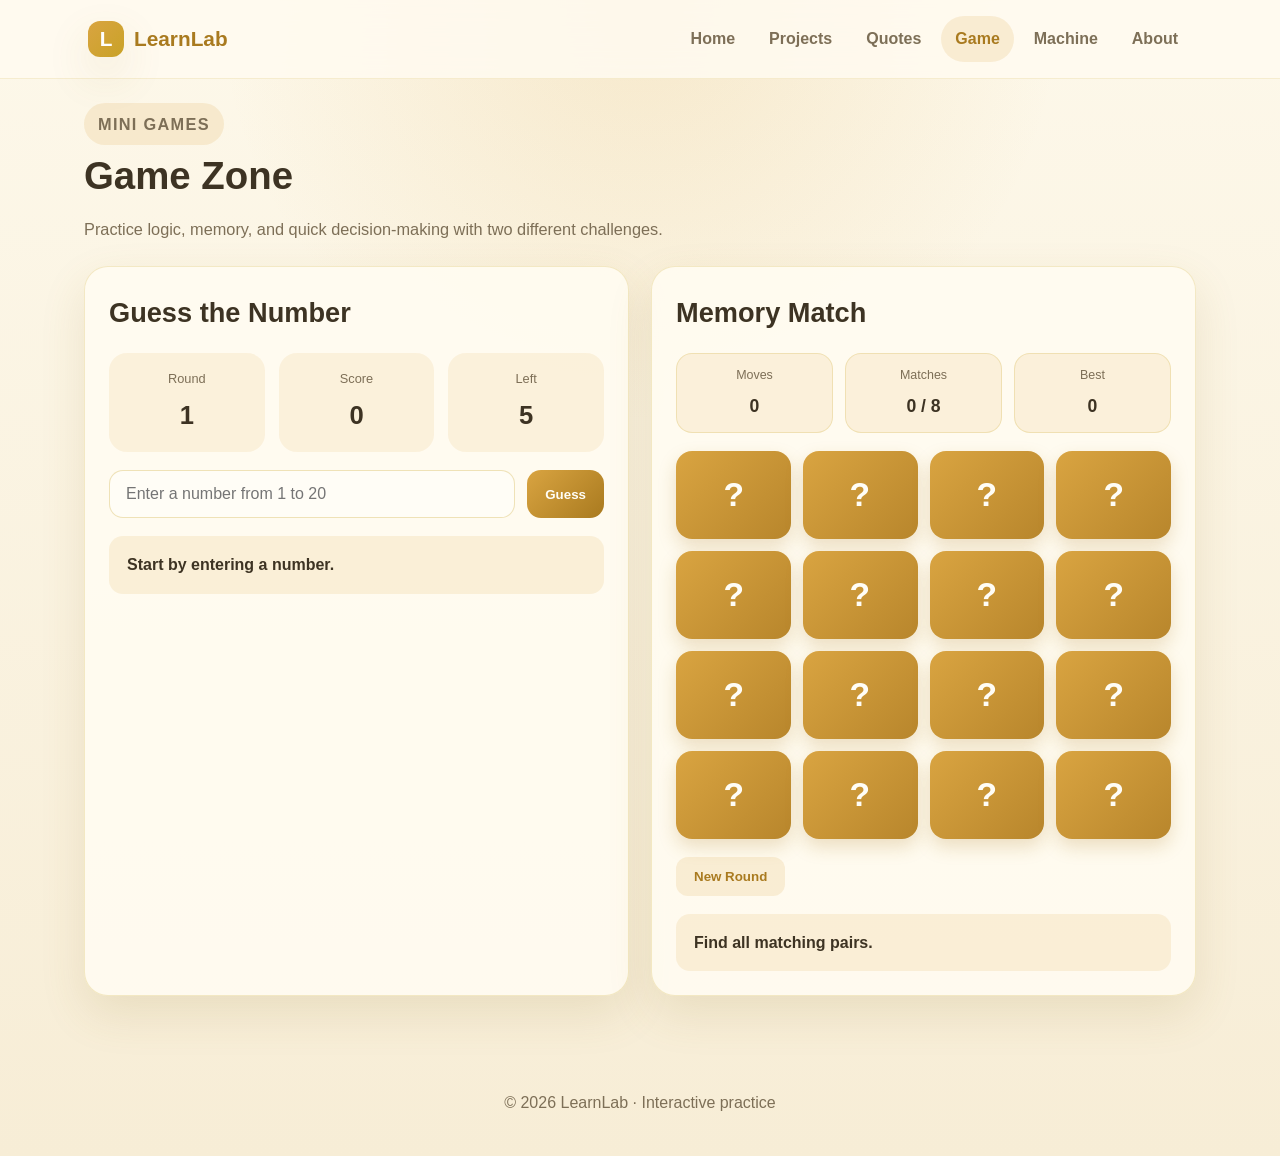
<file: game.html>
<!DOCTYPE html>
<html lang="en">
  <head>
    <meta charset="UTF-8" />
    <meta name="viewport" content="width=device-width, initial-scale=1.0" />
    <title>Mini Games | LearnLab</title>
    <link rel="icon" href="favicon.svg" type="image/svg+xml" />
    <link rel="icon" href="favicon-32x32.png" sizes="32x32" type="image/png" />
    <link rel="apple-touch-icon" href="apple-touch-icon.png" />
    <link rel="manifest" href="site.webmanifest" />
    <meta name="theme-color" content="#d9a441" />
    <link rel="stylesheet" href="styles.css" />
  </head>
  <body>
    <header id="site-header"></header>

    <main class="page-shell game-page">
      <div class="game-header">
        <p class="eyebrow">Mini Games</p>
        <h1>Game Zone</h1>
        <p>Practice logic, memory, and quick decision-making with two different challenges.</p>
      </div>

      <div class="game-layout">
        <section class="game-card guess-game">
          <h2>Guess the Number</h2>

          <div class="game-scoreboard">
            <div class="score-box">
              <span>Round</span>
              <strong id="round">1</strong>
            </div>
            <div class="score-box">
              <span>Score</span>
              <strong id="score">0</strong>
            </div>
            <div class="score-box">
              <span>Left</span>
              <strong id="attempts">5</strong>
            </div>
          </div>

          <form id="guess-form" class="guess-form">
            <input
              type="number"
              id="guess-input"
              min="1"
              max="20"
              placeholder="Enter a number from 1 to 20"
              required
            />
            <button type="submit">Guess</button>
          </form>

          <div id="guess-status" class="game-status">Start by entering a number.</div>
        </section>

        <section class="game-card memory-game">
          <h2>Memory Match</h2>

          <div class="memory-controls">
            <div class="memory-stat">
              <span>Moves</span>
              <strong id="memory-moves">0</strong>
            </div>
            <div class="memory-stat">
              <span>Matches</span>
              <strong id="memory-matches">0 / 8</strong>
            </div>
            <div class="memory-stat">
              <span>Best</span>
              <strong id="memory-best">0</strong>
            </div>
          </div>

          <div id="memory-board" class="memory-board" aria-label="Memory match board"></div>

          <div class="memory-actions">
            <button id="memory-reset" class="secondary-button" type="button">New Round</button>
          </div>

          <div id="memory-status" class="game-status">Find all matching pairs.</div>
        </section>
      </div>
    </main>

    <footer class="site-footer">
      © 2026 LearnLab · Interactive practice
    </footer>

    <script src="nav.js"></script>
    <script>
      // ------------------------------
      // Guess the Number game
      // ------------------------------
      const guessForm = document.getElementById("guess-form");
      const guessInput = document.getElementById("guess-input");
      const guessStatus = document.getElementById("guess-status");
      const attemptsEl = document.getElementById("attempts");
      const scoreEl = document.getElementById("score");
      const roundEl = document.getElementById("round");

      let secretNumber = Math.floor(Math.random() * 20) + 1;
      let attemptsLeft = 5;
      let score = 0;
      let round = 1;

      function updateGuessStats() {
        attemptsEl.textContent = attemptsLeft;
        scoreEl.textContent = score;
        roundEl.textContent = round;
      }

      function resetGuessRound() {
        secretNumber = Math.floor(Math.random() * 20) + 1;
        attemptsLeft = 5;
        guessInput.value = "";
        guessInput.focus();
        updateGuessStats();
        guessStatus.textContent = "A new round has started. Enter a number to continue.";
        guessStatus.classList.remove("error");
      }

      guessForm.addEventListener("submit", (event) => {
        event.preventDefault();

        if (attemptsLeft <= 0) {
          guessStatus.textContent = "This round is over. Please start a new one.";
          guessStatus.classList.add("error");
          return;
        }

        const guess = Number(guessInput.value);

        if (!Number.isInteger(guess) || guess < 1 || guess > 20) {
          guessStatus.textContent = "Please enter an integer between 1 and 20.";
          guessStatus.classList.add("error");
          return;
        }

        attemptsLeft -= 1;
        updateGuessStats();

        if (guess === secretNumber) {
          score += 10;
          guessStatus.textContent = `Correct! The answer was ${secretNumber}. You won this round.`;
          guessStatus.classList.remove("error");
          updateGuessStats();

          setTimeout(() => {
            round += 1;
            resetGuessRound();
          }, 1500);
          return;
        }

        if (attemptsLeft === 0) {
          guessStatus.textContent = `Game over. The correct answer was ${secretNumber}.`;
          guessStatus.classList.add("error");
          setTimeout(() => {
            round += 1;
            resetGuessRound();
            updateGuessStats();
          }, 1500);
          return;
        }

        if (guess < secretNumber) {
          guessStatus.textContent = "Too low. Try again.";
        } else {
          guessStatus.textContent = "Too high. Try again.";
        }

        guessStatus.classList.remove("error");
        guessInput.value = "";
        guessInput.focus();
      });

      updateGuessStats();

      // ------------------------------
      // Memory Match game
      // ------------------------------
      const memoryBoard = document.getElementById("memory-board");
      const memoryMovesEl = document.getElementById("memory-moves");
      const memoryMatchesEl = document.getElementById("memory-matches");
      const memoryBestEl = document.getElementById("memory-best");
      const memoryStatus = document.getElementById("memory-status");
      const memoryResetButton = document.getElementById("memory-reset");

      const baseSymbols = ["🎯", "🚀", "🌟", "💡", "🎨", "📚", "✅", "🔥"];
      let memoryDeck = [];
      let memoryFlipped = [];
      let memoryLocked = false;
      let memoryMoves = 0;
      let memoryMatches = 0;
      let memoryBest = Number(localStorage.getItem("learnlab-memory-best")) || 0;

      function shuffle(items) {
        const copy = [...items];
        for (let i = copy.length - 1; i > 0; i--) {
          const j = Math.floor(Math.random() * (i + 1));
          [copy[i], copy[j]] = [copy[j], copy[i]];
        }
        return copy;
      }

      function updateMemoryStats() {
        memoryMovesEl.textContent = memoryMoves;
        memoryMatchesEl.textContent = `${memoryMatches} / ${baseSymbols.length}`;
        memoryBestEl.textContent = memoryBest;
      }

      function buildMemoryBoard() {
        const symbols = shuffle([...baseSymbols, ...baseSymbols]);
        memoryDeck = symbols.map((emoji, index) => ({
          id: index,
          emoji,
          matched: false,
          revealed: false
        }));
        memoryFlipped = [];
        memoryLocked = false;
        memoryMoves = 0;
        memoryMatches = 0;
        memoryStatus.textContent = "Find all matching pairs.";
        memoryStatus.classList.remove("error");
        renderMemoryBoard();
        updateMemoryStats();
      }

      function renderMemoryBoard() {
        memoryBoard.innerHTML = memoryDeck
          .map(
            (card, index) => `
              <button
                class="memory-card ${card.revealed || card.matched ? "is-visible" : ""} ${card.matched ? "is-matched" : ""}"
                type="button"
                data-index="${index}"
                aria-label="Memory card ${index + 1}"
              >
                <span class="memory-card-inner">${card.revealed || card.matched ? card.emoji : "?"}</span>
              </button>
            `
          )
          .join("");

        memoryBoard.querySelectorAll(".memory-card").forEach((button) => {
          button.addEventListener("click", () => {
            const index = Number(button.dataset.index);
            handleMemoryClick(index);
          });
        });
      }

      function handleMemoryClick(index) {
        const card = memoryDeck[index];

        if (memoryLocked || card.matched || card.revealed) return;
        card.revealed = true;
        memoryFlipped.push(index);

        renderMemoryBoard();

        if (memoryFlipped.length === 2) {
          memoryMoves += 1;
          updateMemoryStats();

          const [firstIndex, secondIndex] = memoryFlipped;
          const firstCard = memoryDeck[firstIndex];
          const secondCard = memoryDeck[secondIndex];

          if (firstCard.emoji === secondCard.emoji) {
            firstCard.matched = true;
            secondCard.matched = true;
            memoryMatches += 1;
            memoryFlipped = [];
            memoryStatus.textContent = "Nice match!";
            updateMemoryStats();

            if (memoryMatches === baseSymbols.length) {
              memoryBest = Math.min(memoryBest === 0 ? memoryMoves : memoryBest, memoryMoves);
              localStorage.setItem("learnlab-memory-best", String(memoryBest));
              updateMemoryStats();
              memoryStatus.textContent = `You won! Total moves: ${memoryMoves}.`;
              memoryStatus.classList.remove("error");
            }
            renderMemoryBoard();
            return;
          }

          memoryLocked = true;
          memoryStatus.textContent = "Not a match, try again.";
          memoryStatus.classList.add("error");

          setTimeout(() => {
            firstCard.revealed = false;
            secondCard.revealed = false;
            memoryFlipped = [];
            memoryLocked = false;
            renderMemoryBoard();
            memoryStatus.textContent = "Keep going!";
            memoryStatus.classList.remove("error");
          }, 700);
        }
      }

      memoryResetButton.addEventListener("click", () => {
        buildMemoryBoard();
      });

      buildMemoryBoard();
    </script>
  </body>
</html>
</file>
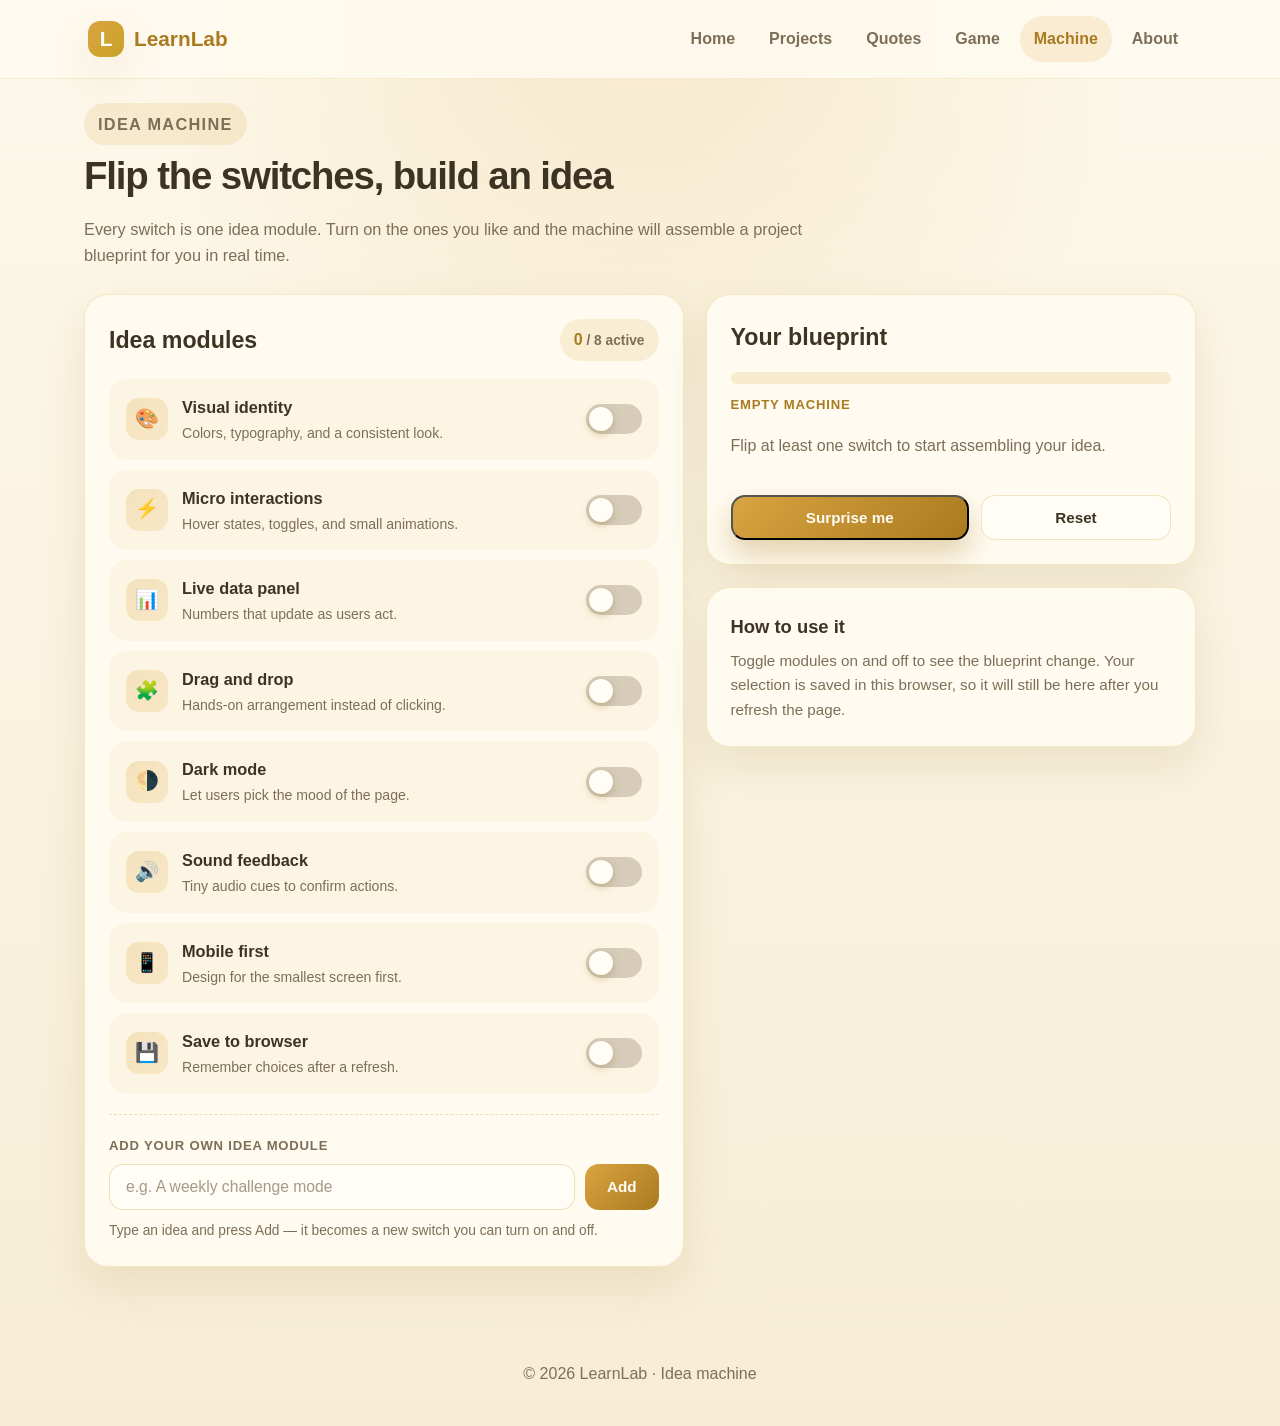
<file: machine.html>
<!DOCTYPE html>
<html lang="en">
  <head>
    <meta charset="UTF-8" />
    <meta name="viewport" content="width=device-width, initial-scale=1.0" />
    <title>Idea Machine | LearnLab</title>
    <link rel="icon" href="favicon.svg" type="image/svg+xml" />
    <link rel="icon" href="favicon-32x32.png" sizes="32x32" type="image/png" />
    <link rel="apple-touch-icon" href="apple-touch-icon.png" />
    <link rel="manifest" href="site.webmanifest" />
    <meta name="theme-color" content="#d9a441" />
    <link rel="stylesheet" href="styles.css" />
  </head>
  <body>
    <header id="site-header"></header>

    <main class="page-shell machine-page">
      <div class="machine-header">
        <p class="eyebrow">Idea machine</p>
        <h1>Flip the switches, build an idea</h1>
        <p>
          Every switch is one idea module. Turn on the ones you like and the machine will assemble
          a project blueprint for you in real time.
        </p>
      </div>

      <div class="machine-layout">
        <section class="machine-card switch-panel" aria-labelledby="switch-title">
          <div class="switch-panel-head">
            <h2 id="switch-title">Idea modules</h2>
            <span class="switch-counter">
              <strong id="active-count">0</strong> / <span id="total-count">8</span> active
            </span>
          </div>

          <div class="switch-list" id="switch-list">
            <div class="switch-row">
              <div class="switch-copy">
                <span class="switch-icon">🎨</span>
                <div>
                  <h3>Visual identity</h3>
                  <p>Colors, typography, and a consistent look.</p>
                </div>
              </div>
              <label class="switch" for="idea-visual">
                <input type="checkbox" id="idea-visual" data-idea="A bold visual identity" />
                <span class="switch-track"><span class="switch-thumb"></span></span>
                <span class="visually-hidden">Toggle visual identity</span>
              </label>
            </div>

            <div class="switch-row">
              <div class="switch-copy">
                <span class="switch-icon">⚡</span>
                <div>
                  <h3>Micro interactions</h3>
                  <p>Hover states, toggles, and small animations.</p>
                </div>
              </div>
              <label class="switch" for="idea-motion">
                <input type="checkbox" id="idea-motion" data-idea="Playful micro interactions" />
                <span class="switch-track"><span class="switch-thumb"></span></span>
                <span class="visually-hidden">Toggle micro interactions</span>
              </label>
            </div>

            <div class="switch-row">
              <div class="switch-copy">
                <span class="switch-icon">📊</span>
                <div>
                  <h3>Live data panel</h3>
                  <p>Numbers that update as users act.</p>
                </div>
              </div>
              <label class="switch" for="idea-data">
                <input type="checkbox" id="idea-data" data-idea="A live data panel" />
                <span class="switch-track"><span class="switch-thumb"></span></span>
                <span class="visually-hidden">Toggle live data panel</span>
              </label>
            </div>

            <div class="switch-row">
              <div class="switch-copy">
                <span class="switch-icon">🧩</span>
                <div>
                  <h3>Drag and drop</h3>
                  <p>Hands-on arrangement instead of clicking.</p>
                </div>
              </div>
              <label class="switch" for="idea-drag">
                <input type="checkbox" id="idea-drag" data-idea="Drag and drop editing" />
                <span class="switch-track"><span class="switch-thumb"></span></span>
                <span class="visually-hidden">Toggle drag and drop</span>
              </label>
            </div>

            <div class="switch-row">
              <div class="switch-copy">
                <span class="switch-icon">🌗</span>
                <div>
                  <h3>Dark mode</h3>
                  <p>Let users pick the mood of the page.</p>
                </div>
              </div>
              <label class="switch" for="idea-dark">
                <input type="checkbox" id="idea-dark" data-idea="A dark mode" />
                <span class="switch-track"><span class="switch-thumb"></span></span>
                <span class="visually-hidden">Toggle dark mode</span>
              </label>
            </div>

            <div class="switch-row">
              <div class="switch-copy">
                <span class="switch-icon">🔊</span>
                <div>
                  <h3>Sound feedback</h3>
                  <p>Tiny audio cues to confirm actions.</p>
                </div>
              </div>
              <label class="switch" for="idea-sound">
                <input type="checkbox" id="idea-sound" data-idea="Sound feedback" />
                <span class="switch-track"><span class="switch-thumb"></span></span>
                <span class="visually-hidden">Toggle sound feedback</span>
              </label>
            </div>

            <div class="switch-row">
              <div class="switch-copy">
                <span class="switch-icon">📱</span>
                <div>
                  <h3>Mobile first</h3>
                  <p>Design for the smallest screen first.</p>
                </div>
              </div>
              <label class="switch" for="idea-mobile">
                <input type="checkbox" id="idea-mobile" data-idea="A mobile-first layout" />
                <span class="switch-track"><span class="switch-thumb"></span></span>
                <span class="visually-hidden">Toggle mobile first</span>
              </label>
            </div>

            <div class="switch-row">
              <div class="switch-copy">
                <span class="switch-icon">💾</span>
                <div>
                  <h3>Save to browser</h3>
                  <p>Remember choices after a refresh.</p>
                </div>
              </div>
              <label class="switch" for="idea-save">
                <input type="checkbox" id="idea-save" data-idea="Local browser saving" />
                <span class="switch-track"><span class="switch-thumb"></span></span>
                <span class="visually-hidden">Toggle save to browser</span>
              </label>
            </div>
          </div>

          <form class="idea-form" id="idea-form">
            <label class="idea-form-label" for="idea-input">Add your own idea module</label>
            <div class="idea-form-row">
              <input
                id="idea-input"
                name="idea"
                type="text"
                maxlength="60"
                placeholder="e.g. A weekly challenge mode"
                autocomplete="off"
              />
              <button type="submit">Add</button>
            </div>
            <p class="idea-form-hint" id="idea-hint">
              Type an idea and press Add — it becomes a new switch you can turn on and off.
            </p>
          </form>
        </section>

        <aside class="machine-side">
          <section class="machine-card blueprint-card">
            <h2>Your blueprint</h2>

            <div class="blueprint-meter">
              <div class="blueprint-bar">
                <span id="blueprint-fill"></span>
              </div>
              <span class="blueprint-label" id="blueprint-label">Empty machine</span>
            </div>

            <p class="blueprint-text" id="blueprint-text">
              Flip at least one switch to start assembling your idea.
            </p>

            <ul class="blueprint-list" id="blueprint-list"></ul>

            <div class="blueprint-actions">
              <button class="button primary" type="button" id="randomize">Surprise me</button>
              <button class="button secondary" type="button" id="reset-ideas">Reset</button>
            </div>
          </section>

          <section class="machine-card tip-card">
            <h3>How to use it</h3>
            <p>
              Toggle modules on and off to see the blueprint change. Your selection is saved in this
              browser, so it will still be here after you refresh the page.
            </p>
          </section>
        </aside>
      </div>
    </main>

    <footer class="site-footer">
      © 2026 LearnLab · Idea machine
    </footer>

    <script src="nav.js"></script>
    <script>
      const STORAGE_KEY = "learnlab-idea-machine";
      const CUSTOM_KEY = "learnlab-idea-machine-custom";

      const listContainer = document.getElementById("switch-list");
      const countEl = document.getElementById("active-count");
      const totalEl = document.getElementById("total-count");
      const fillEl = document.getElementById("blueprint-fill");
      const labelEl = document.getElementById("blueprint-label");
      const textEl = document.getElementById("blueprint-text");
      const listEl = document.getElementById("blueprint-list");
      const randomizeBtn = document.getElementById("randomize");
      const resetBtn = document.getElementById("reset-ideas");
      const ideaForm = document.getElementById("idea-form");
      const ideaInput = document.getElementById("idea-input");
      const ideaHint = document.getElementById("idea-hint");

      const levels = [
        { max: 0, label: "Empty machine" },
        { max: 2, label: "Spark" },
        { max: 4, label: "Prototype" },
        { max: 6, label: "Product" },
        { max: 8, label: "Signature experience" }
      ];

      function getSwitches() {
        return Array.from(listContainer.querySelectorAll("input[type='checkbox']"));
      }

      function readJSON(key, fallback) {
        try {
          const raw = localStorage.getItem(key);
          return raw ? JSON.parse(raw) : fallback;
        } catch (error) {
          return fallback;
        }
      }

      function writeJSON(key, value) {
        try {
          localStorage.setItem(key, JSON.stringify(value));
        } catch (error) {
          /* storage may be blocked in some browsers */
        }
      }

      function saveState() {
        const active = getSwitches()
          .filter((item) => item.checked)
          .map((item) => item.id);
        writeJSON(STORAGE_KEY, active);
      }

      function render() {
        const switches = getSwitches();
        const active = switches.filter((item) => item.checked);
        const total = switches.length || 1;

        countEl.textContent = active.length;
        totalEl.textContent = switches.length;
        fillEl.style.width = `${(active.length / total) * 100}%`;

        const level = levels.find((item) => active.length <= item.max) || levels[levels.length - 1];
        labelEl.textContent = level.label;

        listEl.innerHTML = "";
        active.forEach((item) => {
          const li = document.createElement("li");
          li.textContent = item.dataset.idea;
          listEl.appendChild(li);
        });

        if (active.length === 0) {
          textEl.textContent = "Flip at least one switch to start assembling your idea.";
        } else if (active.length <= 2) {
          textEl.textContent =
            "This is a small, focused idea. Pick two or three more modules if you want more depth.";
        } else if (active.length <= 5) {
          textEl.textContent =
            "Nice balance. This blueprint already feels like a shippable prototype you can build in a weekend.";
        } else {
          textEl.textContent =
            "Ambitious. Consider building it in phases so each module can be tested and polished.";
        }
      }

      function bindSwitch(input) {
        input.addEventListener("change", () => {
          saveState();
          render();
        });
      }

      function createCustomRow(text, id) {
        const row = document.createElement("div");
        row.className = "switch-row is-custom";
        row.dataset.customId = id;

        const copy = document.createElement("div");
        copy.className = "switch-copy";

        const icon = document.createElement("span");
        icon.className = "switch-icon";
        icon.textContent = "💡";

        const textWrap = document.createElement("div");
        const title = document.createElement("h3");
        title.textContent = text;
        const desc = document.createElement("p");
        desc.textContent = "Your own idea module.";
        textWrap.append(title, desc);
        copy.append(icon, textWrap);

        const label = document.createElement("label");
        label.className = "switch";
        label.setAttribute("for", id);

        const input = document.createElement("input");
        input.type = "checkbox";
        input.id = id;
        input.dataset.idea = text;
        input.dataset.custom = "true";

        const track = document.createElement("span");
        track.className = "switch-track";
        const thumb = document.createElement("span");
        thumb.className = "switch-thumb";
        track.appendChild(thumb);

        const hidden = document.createElement("span");
        hidden.className = "visually-hidden";
        hidden.textContent = `Toggle ${text}`;

        label.append(input, track, hidden);

        const removeBtn = document.createElement("button");
        removeBtn.type = "button";
        removeBtn.className = "switch-remove";
        removeBtn.setAttribute("aria-label", `Remove ${text}`);
        removeBtn.textContent = "×";
        removeBtn.addEventListener("click", () => {
          row.remove();
          saveCustomIdeas();
          saveState();
          render();
        });

        row.append(copy, label, removeBtn);
        bindSwitch(input);
        return row;
      }

      function saveCustomIdeas() {
        const custom = Array.from(listContainer.querySelectorAll(".switch-row.is-custom")).map(
          (row) => ({
            id: row.dataset.customId,
            text: row.querySelector("input").dataset.idea
          })
        );
        writeJSON(CUSTOM_KEY, custom);
      }

      function addCustomIdea(text) {
        const clean = text.trim().replace(/\s+/g, " ");
        if (!clean) {
          ideaHint.textContent = "Please type an idea first.";
          ideaHint.classList.add("is-error");
          return;
        }

        const exists = getSwitches().some(
          (item) => item.dataset.idea.toLowerCase() === clean.toLowerCase()
        );
        if (exists) {
          ideaHint.textContent = "That idea is already in the list.";
          ideaHint.classList.add("is-error");
          return;
        }

        const id = `idea-custom-${Date.now()}`;
        const row = createCustomRow(clean, id);
        listContainer.appendChild(row);

        const input = row.querySelector("input");
        input.checked = true;

        ideaHint.textContent = `Added "${clean}". It is switched on already.`;
        ideaHint.classList.remove("is-error");
        ideaHint.classList.add("is-success");

        saveCustomIdeas();
        saveState();
        render();
      }

      // Restore custom ideas first, then saved switch states
      readJSON(CUSTOM_KEY, []).forEach((item) => {
        if (!item || !item.text) return;
        listContainer.appendChild(createCustomRow(item.text, item.id));
      });

      const saved = readJSON(STORAGE_KEY, []);
      getSwitches().forEach((item) => {
        if (saved.includes(item.id)) item.checked = true;
        bindSwitch(item);
      });

      ideaForm.addEventListener("submit", (event) => {
        event.preventDefault();
        addCustomIdea(ideaInput.value);
        ideaInput.value = "";
        ideaInput.focus();
      });

      randomizeBtn.addEventListener("click", () => {
        const switches = getSwitches();
        switches.forEach((item) => {
          item.checked = Math.random() > 0.5;
        });
        if (!switches.some((item) => item.checked)) {
          switches[Math.floor(Math.random() * switches.length)].checked = true;
        }
        saveState();
        render();
      });

      resetBtn.addEventListener("click", () => {
        getSwitches().forEach((item) => {
          item.checked = false;
        });
        saveState();
        render();
      });

      render();
    </script>
  </body>
</html>
</file>
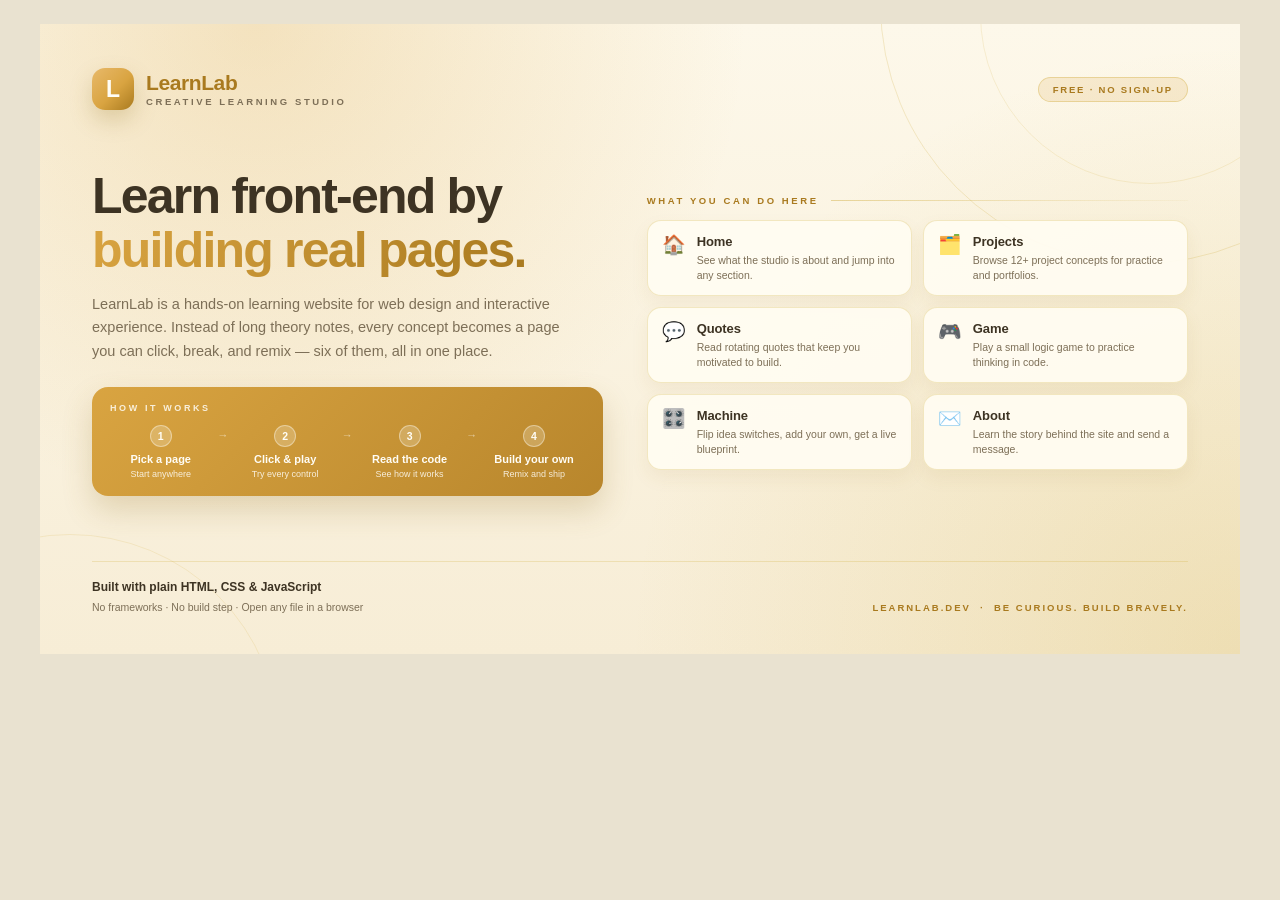
<file: poster-1200x630.html>
<!DOCTYPE html>
<html lang="en">
  <head>
    <meta charset="UTF-8" />
    <meta name="viewport" content="width=device-width, initial-scale=1.0" />
    <title>LearnLab Poster</title>
    <style>
      @page {
        size: 1200px 630px;
        margin: 0;
      }

      * {
        box-sizing: border-box;
        margin: 0;
        padding: 0;
      }

      body {
        font-family: "Segoe UI", Tahoma, Geneva, Verdana, sans-serif;
        background: #e9e2d0;
        display: flex;
        justify-content: center;
        padding: 24px;
      }

      .poster {
        position: relative;
        width: 1200px;
        height: 630px;
        overflow: hidden;
        background:
          radial-gradient(circle at 18% 0%, rgba(217, 164, 65, 0.26), transparent 42%),
          radial-gradient(circle at 100% 100%, rgba(201, 162, 39, 0.2), transparent 45%),
          linear-gradient(180deg, #fdf8ea 0%, #f7edd6 100%);
        color: #3d3323;
        padding: 44px 52px 38px;
        display: flex;
        flex-direction: column;
      }

      .ring {
        position: absolute;
        border-radius: 50%;
        border: 1.5px solid rgba(201, 162, 39, 0.2);
        pointer-events: none;
      }
      .ring-1 {
        width: 520px;
        height: 520px;
        top: -280px;
        right: -160px;
      }
      .ring-2 {
        width: 340px;
        height: 340px;
        top: -180px;
        right: -80px;
        border-color: rgba(201, 162, 39, 0.14);
      }
      .ring-3 {
        width: 420px;
        height: 420px;
        bottom: -300px;
        left: -180px;
        border-color: rgba(201, 162, 39, 0.14);
      }

      /* ---------- header ---------- */
      .brand-row {
        display: flex;
        align-items: center;
        justify-content: space-between;
        position: relative;
        z-index: 2;
      }

      .brand-left {
        display: flex;
        align-items: center;
        gap: 12px;
      }

      .brand-mark {
        width: 42px;
        height: 42px;
        border-radius: 13px;
        display: grid;
        place-items: center;
        background: linear-gradient(135deg, #e8b96a, #d9a441 55%, #a97a1f);
        color: #fffdf6;
        font-size: 23px;
        font-weight: 800;
        box-shadow: 0 10px 22px rgba(150, 118, 40, 0.26);
      }

      .brand-name {
        font-size: 21px;
        font-weight: 800;
        letter-spacing: -0.4px;
        color: #a97a1f;
        line-height: 1.1;
      }

      .brand-sub {
        font-size: 9.5px;
        letter-spacing: 2.6px;
        text-transform: uppercase;
        color: #7d6f57;
        font-weight: 600;
        margin-top: 2px;
      }

      .badge-free {
        font-size: 9.5px;
        letter-spacing: 1.8px;
        text-transform: uppercase;
        font-weight: 700;
        color: #a97a1f;
        background: rgba(217, 164, 65, 0.16);
        border: 1px solid rgba(201, 162, 39, 0.32);
        border-radius: 999px;
        padding: 6px 14px;
      }

      /* ---------- main two-column body ---------- */
      .body {
        flex: 1;
        display: grid;
        grid-template-columns: 1fr 1.06fr;
        gap: 44px;
        align-items: center;
        position: relative;
        z-index: 2;
        padding-top: 8px;
      }

      /* left column */
      .headline h1 {
        font-size: 50px;
        line-height: 1.08;
        letter-spacing: -1.8px;
        font-weight: 800;
        color: #3d3323;
      }

      .headline h1 .accent {
        background: linear-gradient(120deg, #d9a441, #a97a1f);
        -webkit-background-clip: text;
        background-clip: text;
        color: transparent;
      }

      .headline p {
        margin-top: 16px;
        font-size: 14.5px;
        line-height: 1.62;
        color: #7d6f57;
        max-width: 470px;
      }

      .how {
        margin-top: 24px;
        background: linear-gradient(135deg, #d9a441, #b8862c);
        border-radius: 16px;
        padding: 16px 18px;
        box-shadow: 0 14px 30px rgba(150, 118, 40, 0.24);
        color: #fffdf6;
      }

      .how-title {
        font-size: 9px;
        letter-spacing: 2.6px;
        text-transform: uppercase;
        font-weight: 700;
        opacity: 0.85;
      }

      .steps {
        margin-top: 12px;
        display: flex;
        align-items: flex-start;
        gap: 6px;
      }

      .step {
        flex: 1;
        text-align: center;
      }

      .step .n {
        width: 22px;
        height: 22px;
        border-radius: 50%;
        background: rgba(255, 253, 246, 0.22);
        border: 1px solid rgba(255, 253, 246, 0.4);
        display: grid;
        place-items: center;
        margin: 0 auto 6px;
        font-size: 10.5px;
        font-weight: 800;
      }

      .step strong {
        display: block;
        font-size: 11px;
        font-weight: 700;
        line-height: 1.25;
      }

      .step span {
        display: block;
        margin-top: 2px;
        font-size: 9px;
        opacity: 0.85;
        line-height: 1.3;
      }

      .arrow {
        font-size: 11px;
        opacity: 0.55;
        padding-top: 4px;
      }

      /* right column */
      .section-label {
        display: flex;
        align-items: center;
        gap: 12px;
        margin-bottom: 14px;
      }

      .section-label span {
        font-size: 9.5px;
        letter-spacing: 2.6px;
        text-transform: uppercase;
        font-weight: 700;
        color: #a97a1f;
        white-space: nowrap;
      }

      .section-label .line {
        flex: 1;
        height: 1px;
        background: linear-gradient(90deg, rgba(201, 162, 39, 0.4), rgba(201, 162, 39, 0.05));
      }

      .pages {
        display: grid;
        grid-template-columns: repeat(2, 1fr);
        gap: 11px;
      }

      .page-card {
        background: rgba(255, 252, 242, 0.94);
        border: 1px solid rgba(201, 162, 39, 0.24);
        border-radius: 14px;
        padding: 13px 14px 12px;
        box-shadow: 0 8px 18px rgba(150, 118, 40, 0.08);
        display: flex;
        gap: 11px;
        align-items: flex-start;
      }

      .page-card .icon {
        font-size: 19px;
        line-height: 1;
        flex-shrink: 0;
        margin-top: 1px;
      }

      .page-card .txt {
        min-width: 0;
      }

      .page-card h3 {
        font-size: 13px;
        font-weight: 700;
        color: #3d3323;
        letter-spacing: -0.1px;
        line-height: 1.2;
      }

      .page-card p {
        margin-top: 3px;
        font-size: 10.5px;
        line-height: 1.45;
        color: #7d6f57;
      }

      /* ---------- footer ---------- */
      .footer {
        padding-top: 16px;
        margin-top: 14px;
        display: flex;
        align-items: flex-end;
        justify-content: space-between;
        position: relative;
        z-index: 2;
        border-top: 1px solid rgba(201, 162, 39, 0.22);
      }

      .footer-left strong {
        display: block;
        font-size: 12px;
        color: #3d3323;
        margin-bottom: 2px;
      }

      .footer-left {
        font-size: 10.5px;
        color: #7d6f57;
        line-height: 1.6;
      }

      .footer-right {
        text-align: right;
        font-size: 9.5px;
        letter-spacing: 2px;
        text-transform: uppercase;
        color: #a97a1f;
        font-weight: 700;
        line-height: 1.8;
      }
    </style>
  </head>
  <body>
    <div class="poster">
      <div class="ring ring-1"></div>
      <div class="ring ring-2"></div>
      <div class="ring ring-3"></div>

      <div class="brand-row">
        <div class="brand-left">
          <div class="brand-mark">L</div>
          <div>
            <div class="brand-name">LearnLab</div>
            <div class="brand-sub">Creative Learning Studio</div>
          </div>
        </div>
        <div class="badge-free">Free · No Sign-up</div>
      </div>

      <div class="body">
        <div class="left">
          <div class="headline">
            <h1>Learn front-end by<br /><span class="accent">building real pages.</span></h1>
            <p>
              LearnLab is a hands-on learning website for web design and interactive
              experience. Instead of long theory notes, every concept becomes a page
              you can click, break, and remix — six of them, all in one place.
            </p>
          </div>

          <div class="how">
            <div class="how-title">How it works</div>
            <div class="steps">
              <div class="step">
                <div class="n">1</div>
                <strong>Pick a page</strong>
                <span>Start anywhere</span>
              </div>
              <div class="arrow">→</div>
              <div class="step">
                <div class="n">2</div>
                <strong>Click &amp; play</strong>
                <span>Try every control</span>
              </div>
              <div class="arrow">→</div>
              <div class="step">
                <div class="n">3</div>
                <strong>Read the code</strong>
                <span>See how it works</span>
              </div>
              <div class="arrow">→</div>
              <div class="step">
                <div class="n">4</div>
                <strong>Build your own</strong>
                <span>Remix and ship</span>
              </div>
            </div>
          </div>
        </div>

        <div class="right">
          <div class="section-label">
            <span>What you can do here</span>
            <div class="line"></div>
          </div>

          <div class="pages">
            <div class="page-card">
              <div class="icon">🏠</div>
              <div class="txt">
                <h3>Home</h3>
                <p>See what the studio is about and jump into any section.</p>
              </div>
            </div>
            <div class="page-card">
              <div class="icon">🗂️</div>
              <div class="txt">
                <h3>Projects</h3>
                <p>Browse 12+ project concepts for practice and portfolios.</p>
              </div>
            </div>
            <div class="page-card">
              <div class="icon">💬</div>
              <div class="txt">
                <h3>Quotes</h3>
                <p>Read rotating quotes that keep you motivated to build.</p>
              </div>
            </div>
            <div class="page-card">
              <div class="icon">🎮</div>
              <div class="txt">
                <h3>Game</h3>
                <p>Play a small logic game to practice thinking in code.</p>
              </div>
            </div>
            <div class="page-card">
              <div class="icon">🎛️</div>
              <div class="txt">
                <h3>Machine</h3>
                <p>Flip idea switches, add your own, get a live blueprint.</p>
              </div>
            </div>
            <div class="page-card">
              <div class="icon">✉️</div>
              <div class="txt">
                <h3>About</h3>
                <p>Learn the story behind the site and send a message.</p>
              </div>
            </div>
          </div>
        </div>
      </div>

      <div class="footer">
        <div class="footer-left">
          <strong>Built with plain HTML, CSS &amp; JavaScript</strong>
          No frameworks · No build step · Open any file in a browser
        </div>
        <div class="footer-right">
          learnlab.dev &nbsp;·&nbsp; Be curious. Build bravely.
        </div>
      </div>
    </div>
  </body>
</html>
</file>
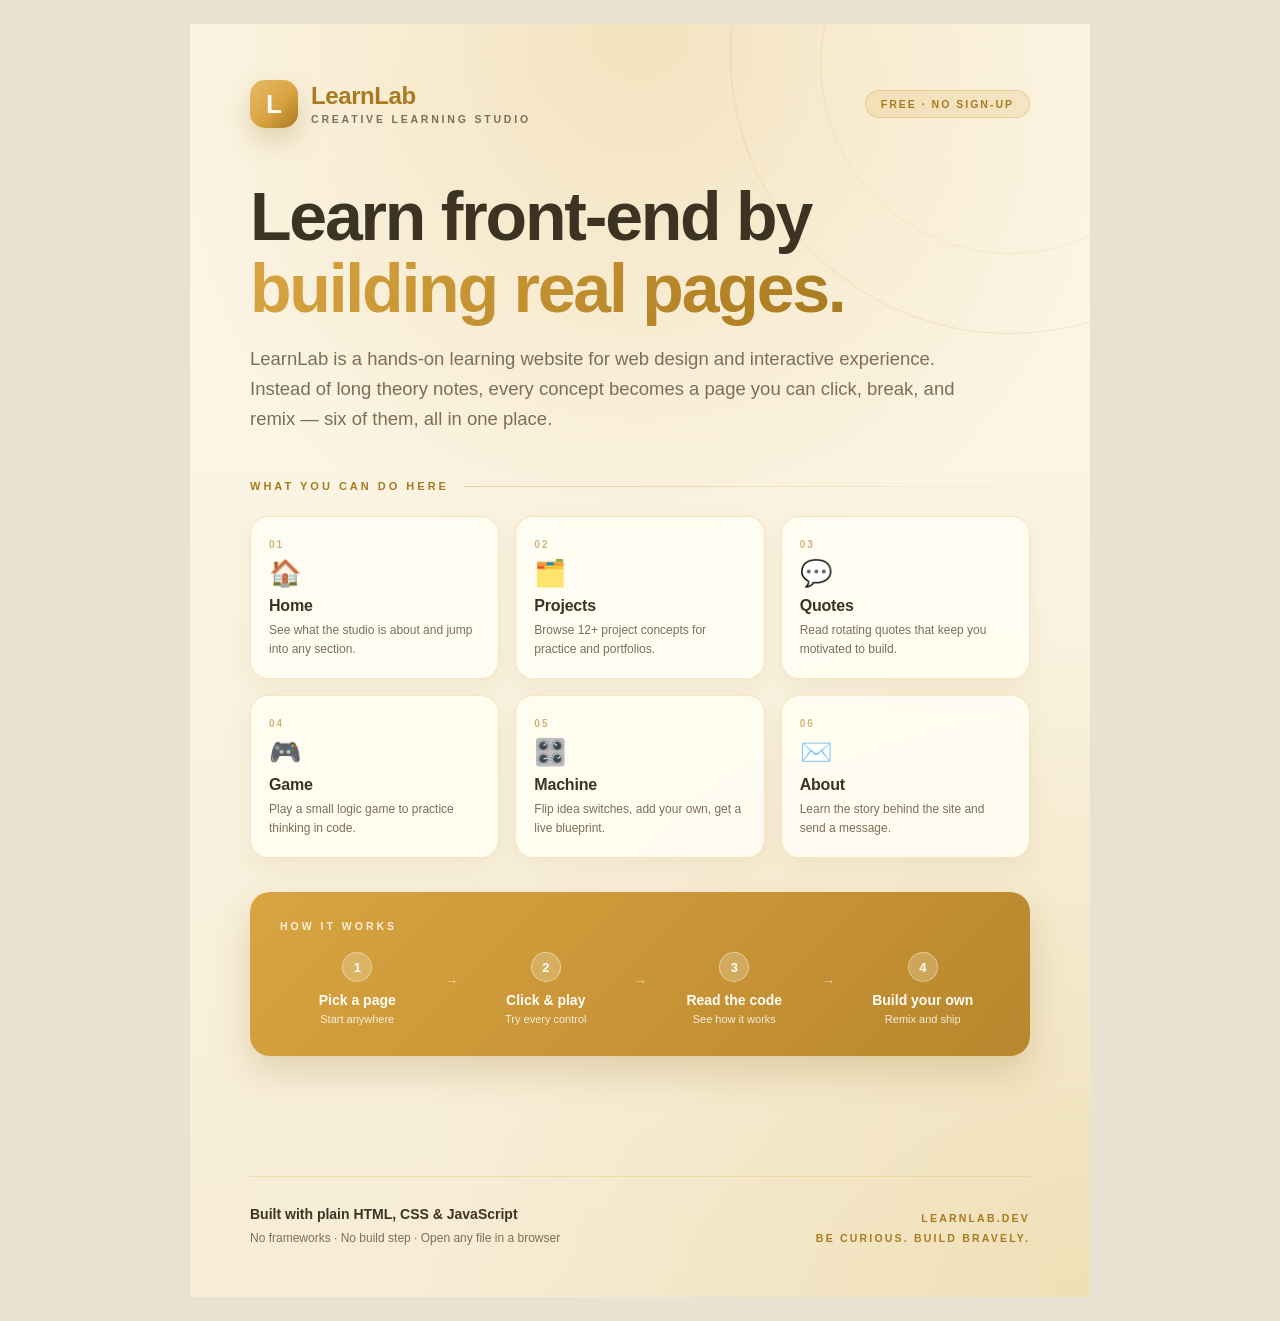
<file: poster.html>
<!DOCTYPE html>
<html lang="en">
  <head>
    <meta charset="UTF-8" />
    <meta name="viewport" content="width=device-width, initial-scale=1.0" />
    <title>LearnLab Poster</title>
    <style>
      @page {
        size: 900px 1273px;
        margin: 0;
      }

      * {
        box-sizing: border-box;
        margin: 0;
        padding: 0;
      }

      body {
        font-family: "Segoe UI", Tahoma, Geneva, Verdana, sans-serif;
        background: #e9e2d0;
        display: flex;
        justify-content: center;
        padding: 24px;
      }

      .poster {
        position: relative;
        width: 900px;
        height: 1273px;
        overflow: hidden;
        background:
          radial-gradient(circle at 50% 0%, rgba(217, 164, 65, 0.26), transparent 40%),
          radial-gradient(circle at 100% 100%, rgba(201, 162, 39, 0.18), transparent 45%),
          linear-gradient(180deg, #fdf8ea 0%, #f7edd6 100%);
        color: #3d3323;
        padding: 56px 60px 48px;
        display: flex;
        flex-direction: column;
      }

      .ring {
        position: absolute;
        border-radius: 50%;
        border: 1.5px solid rgba(201, 162, 39, 0.2);
        pointer-events: none;
      }
      .ring-1 {
        width: 560px;
        height: 560px;
        top: -250px;
        right: -200px;
      }
      .ring-2 {
        width: 380px;
        height: 380px;
        top: -150px;
        right: -110px;
        border-color: rgba(201, 162, 39, 0.14);
      }

      /* ---------- header ---------- */
      .brand-row {
        display: flex;
        align-items: center;
        justify-content: space-between;
        position: relative;
        z-index: 2;
      }

      .brand-left {
        display: flex;
        align-items: center;
        gap: 13px;
      }

      .brand-mark {
        width: 48px;
        height: 48px;
        border-radius: 15px;
        display: grid;
        place-items: center;
        background: linear-gradient(135deg, #e8b96a, #d9a441 55%, #a97a1f);
        color: #fffdf6;
        font-size: 26px;
        font-weight: 800;
        box-shadow: 0 12px 26px rgba(150, 118, 40, 0.26);
      }

      .brand-name {
        font-size: 24px;
        font-weight: 800;
        letter-spacing: -0.4px;
        color: #a97a1f;
        line-height: 1.1;
      }

      .brand-sub {
        font-size: 10.5px;
        letter-spacing: 2.8px;
        text-transform: uppercase;
        color: #7d6f57;
        font-weight: 600;
        margin-top: 3px;
      }

      .badge-free {
        font-size: 10.5px;
        letter-spacing: 2px;
        text-transform: uppercase;
        font-weight: 700;
        color: #a97a1f;
        background: rgba(217, 164, 65, 0.16);
        border: 1px solid rgba(201, 162, 39, 0.32);
        border-radius: 999px;
        padding: 7px 15px;
      }

      /* ---------- headline ---------- */
      .headline {
        margin-top: 52px;
        position: relative;
        z-index: 2;
      }

      .headline h1 {
        font-size: 68px;
        line-height: 1.06;
        letter-spacing: -2.2px;
        font-weight: 800;
        color: #3d3323;
      }

      .headline h1 .accent {
        background: linear-gradient(120deg, #d9a441, #a97a1f);
        -webkit-background-clip: text;
        background-clip: text;
        color: transparent;
      }

      .headline p {
        margin-top: 20px;
        font-size: 18.5px;
        line-height: 1.62;
        color: #7d6f57;
        max-width: 720px;
      }

      /* ---------- section label ---------- */
      .section-label {
        margin-top: 46px;
        display: flex;
        align-items: center;
        gap: 14px;
        position: relative;
        z-index: 2;
      }

      .section-label span {
        font-size: 11px;
        letter-spacing: 3px;
        text-transform: uppercase;
        font-weight: 700;
        color: #a97a1f;
        white-space: nowrap;
      }

      .section-label .line {
        flex: 1;
        height: 1px;
        background: linear-gradient(90deg, rgba(201, 162, 39, 0.4), rgba(201, 162, 39, 0.05));
      }

      /* ---------- page cards ---------- */
      .pages {
        margin-top: 24px;
        display: grid;
        grid-template-columns: repeat(3, 1fr);
        gap: 16px;
        position: relative;
        z-index: 2;
      }

      .page-card {
        background: rgba(255, 252, 242, 0.94);
        border: 1px solid rgba(201, 162, 39, 0.24);
        border-radius: 18px;
        padding: 22px 18px 20px;
        box-shadow: 0 10px 24px rgba(150, 118, 40, 0.09);
        display: flex;
        flex-direction: column;
      }

      .page-card .num {
        font-size: 10px;
        letter-spacing: 2px;
        font-weight: 700;
        color: rgba(169, 122, 31, 0.55);
      }

      .page-card .icon {
        font-size: 26px;
        line-height: 1;
        margin-top: 10px;
      }

      .page-card h3 {
        margin-top: 11px;
        font-size: 16px;
        font-weight: 700;
        color: #3d3323;
        letter-spacing: -0.2px;
      }

      .page-card p {
        margin-top: 6px;
        font-size: 12px;
        line-height: 1.55;
        color: #7d6f57;
      }

      /* ---------- how it works ---------- */
      .how {
        margin-top: 34px;
        background: linear-gradient(135deg, #d9a441, #b8862c);
        border-radius: 20px;
        padding: 28px 30px;
        box-shadow: 0 16px 36px rgba(150, 118, 40, 0.24);
        position: relative;
        z-index: 2;
        color: #fffdf6;
      }

      .how-title {
        font-size: 10.5px;
        letter-spacing: 3px;
        text-transform: uppercase;
        font-weight: 700;
        opacity: 0.85;
      }

      .steps {
        margin-top: 20px;
        display: flex;
        align-items: center;
        gap: 10px;
      }

      .step {
        flex: 1;
        text-align: center;
      }

      .step .n {
        width: 30px;
        height: 30px;
        border-radius: 50%;
        background: rgba(255, 253, 246, 0.22);
        border: 1px solid rgba(255, 253, 246, 0.4);
        display: grid;
        place-items: center;
        margin: 0 auto 10px;
        font-size: 13px;
        font-weight: 800;
      }

      .step strong {
        display: block;
        font-size: 14px;
        font-weight: 700;
      }

      .step span {
        display: block;
        margin-top: 4px;
        font-size: 11px;
        opacity: 0.85;
        line-height: 1.4;
      }

      .arrow {
        font-size: 14px;
        opacity: 0.6;
        padding-bottom: 18px;
      }

      /* ---------- footer ---------- */
      .footer {
        margin-top: auto;
        padding-top: 26px;
        display: flex;
        align-items: flex-end;
        justify-content: space-between;
        position: relative;
        z-index: 2;
        border-top: 1px solid rgba(201, 162, 39, 0.22);
      }

      .footer-left strong {
        display: block;
        font-size: 14px;
        color: #3d3323;
        margin-bottom: 3px;
      }

      .footer-left {
        font-size: 12px;
        color: #7d6f57;
        line-height: 1.65;
      }

      .footer-right {
        text-align: right;
        font-size: 10.5px;
        letter-spacing: 2.2px;
        text-transform: uppercase;
        color: #a97a1f;
        font-weight: 700;
        line-height: 1.9;
      }
    </style>
  </head>
  <body>
    <div class="poster">
      <div class="ring ring-1"></div>
      <div class="ring ring-2"></div>

      <div class="brand-row">
        <div class="brand-left">
          <div class="brand-mark">L</div>
          <div>
            <div class="brand-name">LearnLab</div>
            <div class="brand-sub">Creative Learning Studio</div>
          </div>
        </div>
        <div class="badge-free">Free · No Sign-up</div>
      </div>

      <div class="headline">
        <h1>Learn front-end by<br /><span class="accent">building real pages.</span></h1>
        <p>
          LearnLab is a hands-on learning website for web design and interactive
          experience. Instead of long theory notes, every concept becomes a page you
          can click, break, and remix — six of them, all in one place.
        </p>
      </div>

      <div class="section-label">
        <span>What you can do here</span>
        <div class="line"></div>
      </div>

      <div class="pages">
        <div class="page-card">
          <div class="num">01</div>
          <div class="icon">🏠</div>
          <h3>Home</h3>
          <p>See what the studio is about and jump into any section.</p>
        </div>
        <div class="page-card">
          <div class="num">02</div>
          <div class="icon">🗂️</div>
          <h3>Projects</h3>
          <p>Browse 12+ project concepts for practice and portfolios.</p>
        </div>
        <div class="page-card">
          <div class="num">03</div>
          <div class="icon">💬</div>
          <h3>Quotes</h3>
          <p>Read rotating quotes that keep you motivated to build.</p>
        </div>
        <div class="page-card">
          <div class="num">04</div>
          <div class="icon">🎮</div>
          <h3>Game</h3>
          <p>Play a small logic game to practice thinking in code.</p>
        </div>
        <div class="page-card">
          <div class="num">05</div>
          <div class="icon">🎛️</div>
          <h3>Machine</h3>
          <p>Flip idea switches, add your own, get a live blueprint.</p>
        </div>
        <div class="page-card">
          <div class="num">06</div>
          <div class="icon">✉️</div>
          <h3>About</h3>
          <p>Learn the story behind the site and send a message.</p>
        </div>
      </div>

      <div class="how">
        <div class="how-title">How it works</div>
        <div class="steps">
          <div class="step">
            <div class="n">1</div>
            <strong>Pick a page</strong>
            <span>Start anywhere</span>
          </div>
          <div class="arrow">→</div>
          <div class="step">
            <div class="n">2</div>
            <strong>Click &amp; play</strong>
            <span>Try every control</span>
          </div>
          <div class="arrow">→</div>
          <div class="step">
            <div class="n">3</div>
            <strong>Read the code</strong>
            <span>See how it works</span>
          </div>
          <div class="arrow">→</div>
          <div class="step">
            <div class="n">4</div>
            <strong>Build your own</strong>
            <span>Remix and ship</span>
          </div>
        </div>
      </div>

      <div class="footer">
        <div class="footer-left">
          <strong>Built with plain HTML, CSS &amp; JavaScript</strong>
          No frameworks · No build step · Open any file in a browser
        </div>
        <div class="footer-right">
          learnlab.dev<br />
          Be curious. Build bravely.
        </div>
      </div>
    </div>
  </body>
</html>
</file>
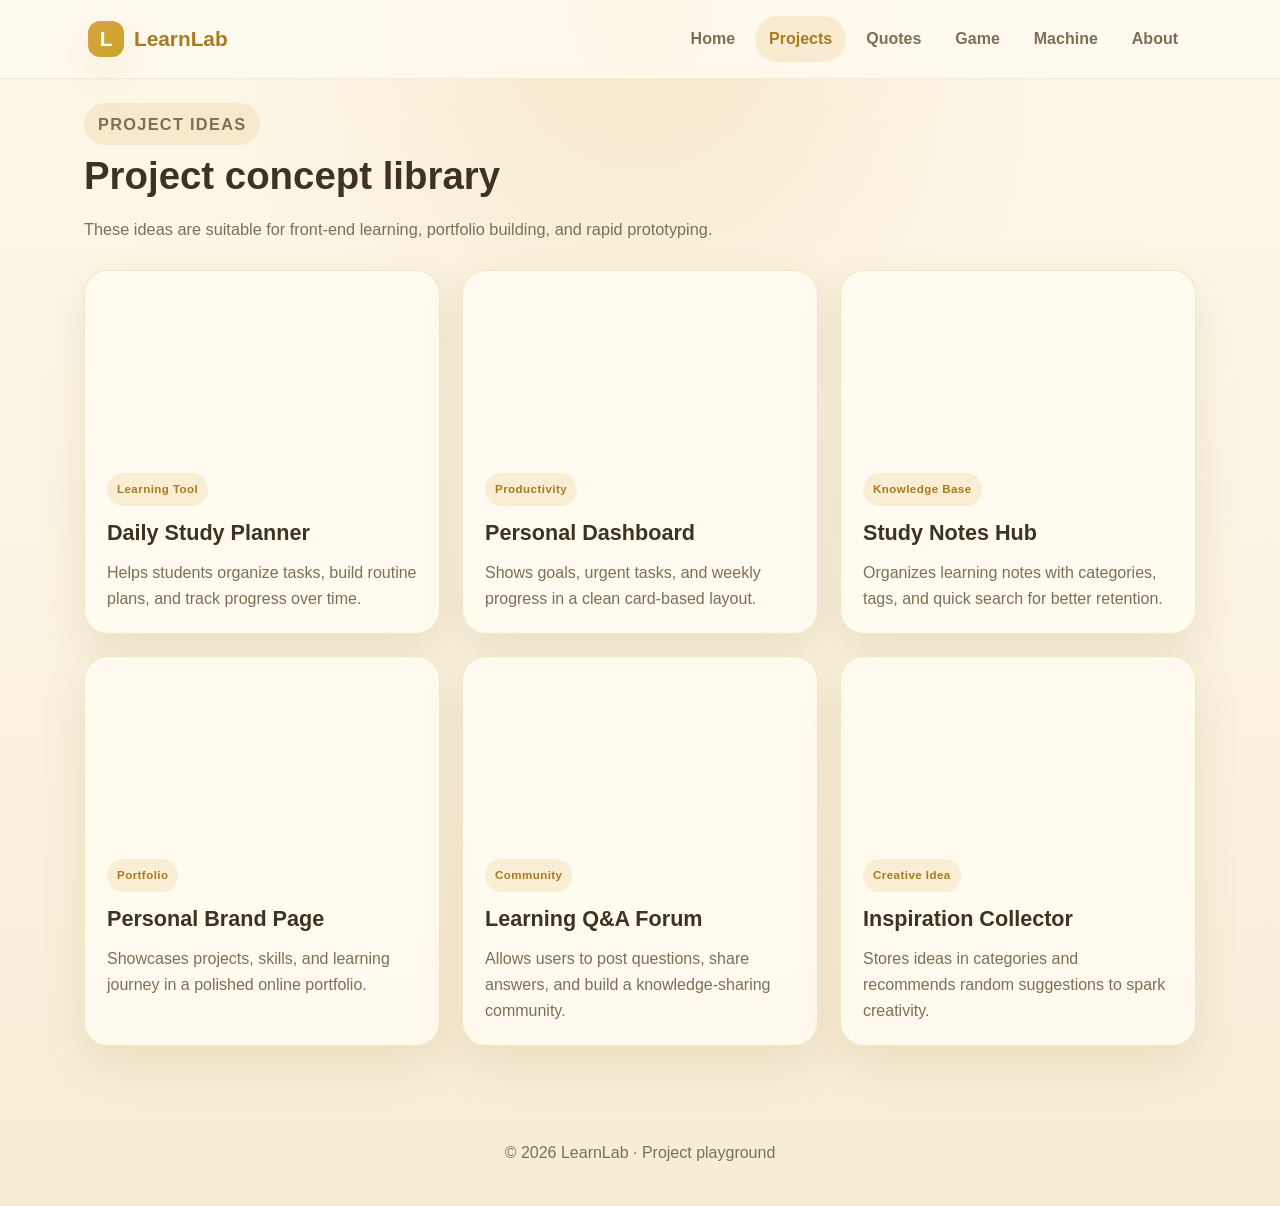
<file: project.html>
<!DOCTYPE html>
<html lang="en">
  <head>
    <meta charset="UTF-8" />
    <meta name="viewport" content="width=device-width, initial-scale=1.0" />
    <title>Project Ideas | LearnLab</title>
    <link rel="icon" href="favicon.svg" type="image/svg+xml" />
    <link rel="icon" href="favicon-32x32.png" sizes="32x32" type="image/png" />
    <link rel="apple-touch-icon" href="apple-touch-icon.png" />
    <link rel="manifest" href="site.webmanifest" />
    <meta name="theme-color" content="#d9a441" />
    <link rel="stylesheet" href="styles.css" />
  </head>
  <body>
    <header id="site-header"></header>

    <main class="page-shell project-page">
      <div class="quote-header">
        <p class="eyebrow">Project ideas</p>
        <h1>Project concept library</h1>
        <p>These ideas are suitable for front-end learning, portfolio building, and rapid prototyping.</p>
      </div>

      <div class="projects-grid">
        <article class="project-card">
          <div class="thumb" style="background-image: url('https://images.unsplash.com/photo-1516321318423-f06f85e504b3?auto=format&fit=crop&w=900&q=80');"></div>
          <div class="project-content">
            <span class="project-tag">Learning Tool</span>
            <h3>Daily Study Planner</h3>
            <p>Helps students organize tasks, build routine plans, and track progress over time.</p>
          </div>
        </article>

        <article class="project-card">
          <div class="thumb" style="background-image: url('https://images.unsplash.com/photo-1552664730-d307ca884978?auto=format&fit=crop&w=900&q=80');"></div>
          <div class="project-content">
            <span class="project-tag">Productivity</span>
            <h3>Personal Dashboard</h3>
            <p>Shows goals, urgent tasks, and weekly progress in a clean card-based layout.</p>
          </div>
        </article>

        <article class="project-card">
          <div class="thumb" style="background-image: url('https://images.unsplash.com/photo-1497366754035-f200968a6e72?auto=format&fit=crop&w=900&q=80');"></div>
          <div class="project-content">
            <span class="project-tag">Knowledge Base</span>
            <h3>Study Notes Hub</h3>
            <p>Organizes learning notes with categories, tags, and quick search for better retention.</p>
          </div>
        </article>

        <article class="project-card">
          <div class="thumb" style="background-image: url('https://images.unsplash.com/photo-1522202176988-66273c2fd55f?auto=format&fit=crop&w=900&q=80');"></div>
          <div class="project-content">
            <span class="project-tag">Portfolio</span>
            <h3>Personal Brand Page</h3>
            <p>Showcases projects, skills, and learning journey in a polished online portfolio.</p>
          </div>
        </article>

        <article class="project-card">
          <div class="thumb" style="background-image: url('https://images.unsplash.com/photo-1516321165247-4aa89a48be28?auto=format&fit=crop&w=900&q=80');"></div>
          <div class="project-content">
            <span class="project-tag">Community</span>
            <h3>Learning Q&A Forum</h3>
            <p>Allows users to post questions, share answers, and build a knowledge-sharing community.</p>
          </div>
        </article>

        <article class="project-card">
          <div class="thumb" style="background-image: url('https://images.unsplash.com/photo-1432888498266-38ffec3eaf0a?auto=format&fit=crop&w=900&q=80');"></div>
          <div class="project-content">
            <span class="project-tag">Creative Idea</span>
            <h3>Inspiration Collector</h3>
            <p>Stores ideas in categories and recommends random suggestions to spark creativity.</p>
          </div>
        </article>
      </div>
    </main>

    <footer class="site-footer">
      © 2026 LearnLab · Project playground
    </footer>

    <script src="nav.js"></script>
  </body>
</html>
</file>
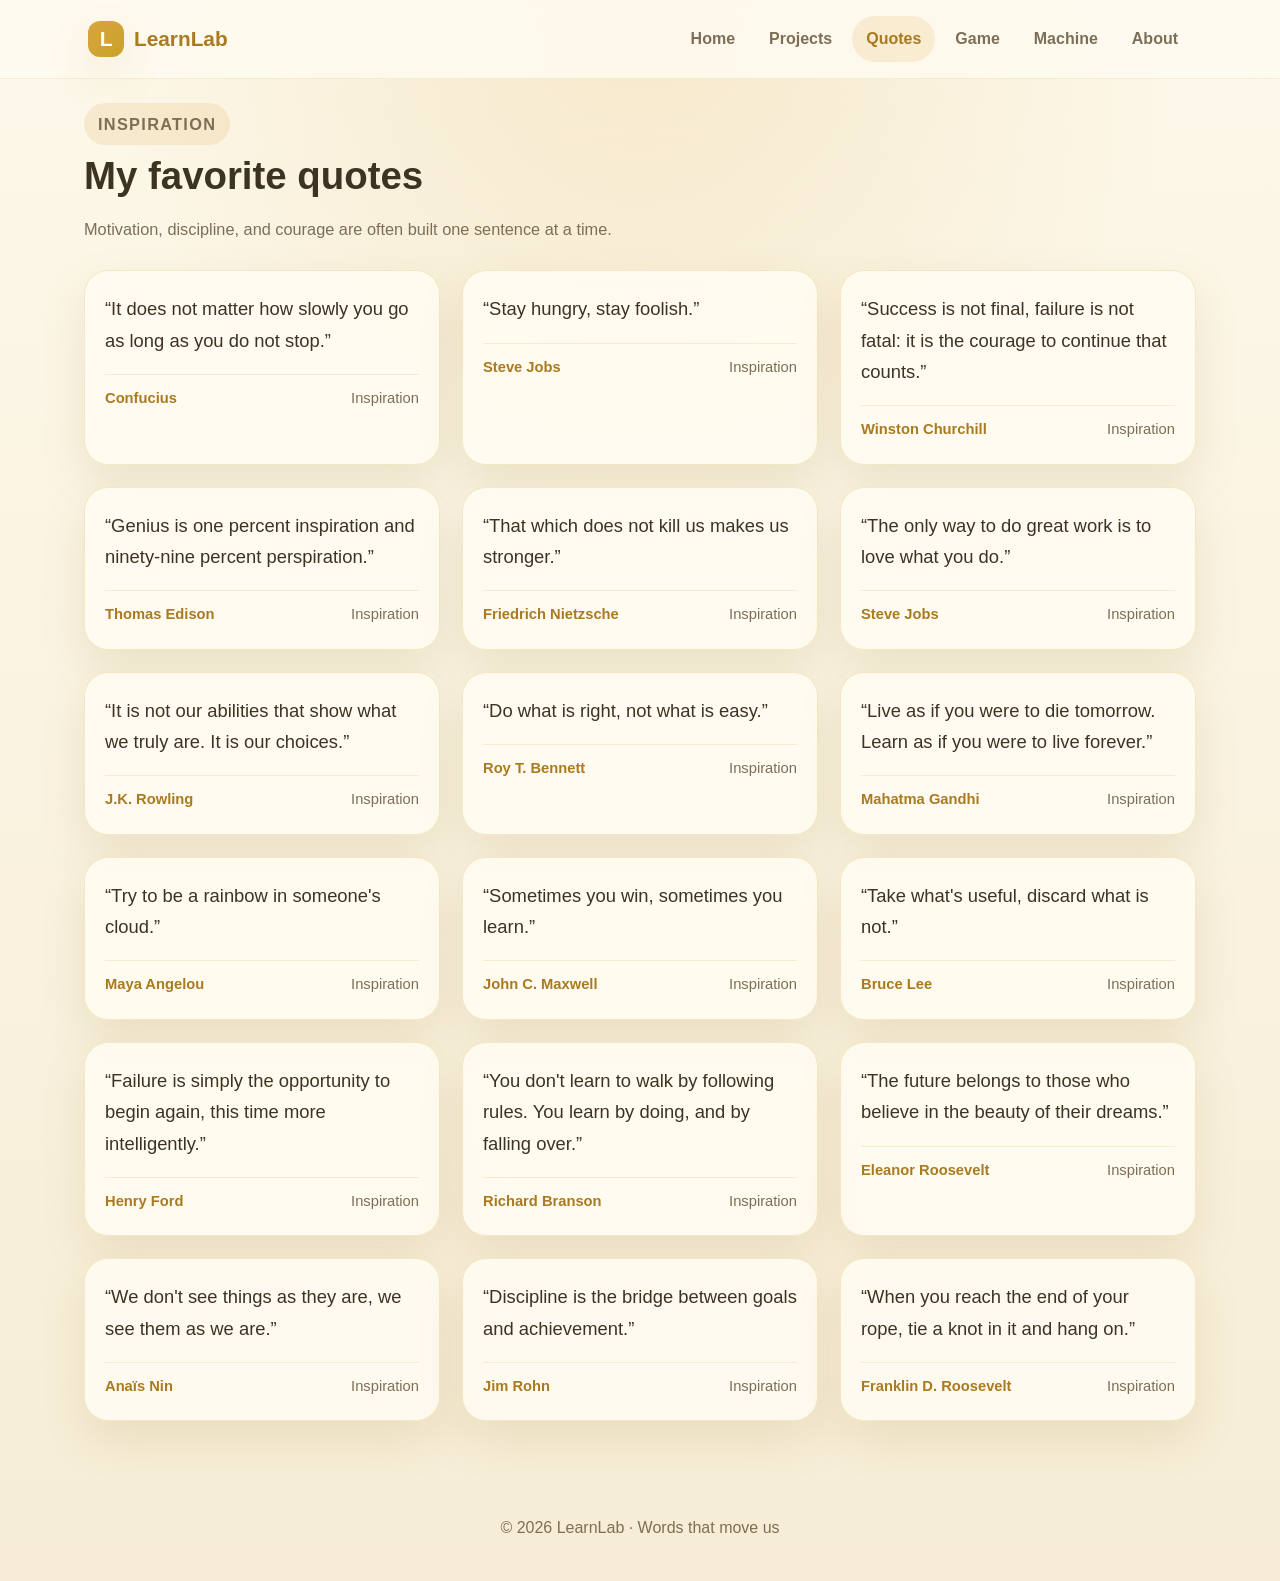
<file: quotes.html>
<!DOCTYPE html>
<html lang="en">
  <head>
    <meta charset="UTF-8" />
    <meta name="viewport" content="width=device-width, initial-scale=1.0" />
    <title>Favorite Quotes | LearnLab</title>
    <link rel="icon" href="favicon.svg" type="image/svg+xml" />
    <link rel="icon" href="favicon-32x32.png" sizes="32x32" type="image/png" />
    <link rel="apple-touch-icon" href="apple-touch-icon.png" />
    <link rel="manifest" href="site.webmanifest" />
    <meta name="theme-color" content="#d9a441" />
    <link rel="stylesheet" href="styles.css" />
  </head>
  <body>
    <header id="site-header"></header>

    <main class="page-shell quote-page">
      <div class="quote-header">
        <p class="eyebrow">Inspiration</p>
        <h1>My favorite quotes</h1>
        <p>Motivation, discipline, and courage are often built one sentence at a time.</p>
      </div>

      <div id="quote-grid" class="quote-grid"></div>
    </main>

    <footer class="site-footer">
      © 2026 LearnLab · Words that move us
    </footer>

    <script src="nav.js"></script>
    <script>
      const quotes = [
        { text: "It does not matter how slowly you go as long as you do not stop.", author: "Confucius" },
        { text: "Stay hungry, stay foolish.", author: "Steve Jobs" },
        { text: "Success is not final, failure is not fatal: it is the courage to continue that counts.", author: "Winston Churchill" },
        { text: "Genius is one percent inspiration and ninety-nine percent perspiration.", author: "Thomas Edison" },
        { text: "That which does not kill us makes us stronger.", author: "Friedrich Nietzsche" },
        { text: "The only way to do great work is to love what you do.", author: "Steve Jobs" },
        { text: "It is not our abilities that show what we truly are. It is our choices.", author: "J.K. Rowling" },
        { text: "Do what is right, not what is easy.", author: "Roy T. Bennett" },
        { text: "Live as if you were to die tomorrow. Learn as if you were to live forever.", author: "Mahatma Gandhi" },
        { text: "Try to be a rainbow in someone's cloud.", author: "Maya Angelou" },
        { text: "Sometimes you win, sometimes you learn.", author: "John C. Maxwell" },
        { text: "Take what's useful, discard what is not.", author: "Bruce Lee" },
        { text: "Failure is simply the opportunity to begin again, this time more intelligently.", author: "Henry Ford" },
        { text: "You don't learn to walk by following rules. You learn by doing, and by falling over.", author: "Richard Branson" },
        { text: "The future belongs to those who believe in the beauty of their dreams.", author: "Eleanor Roosevelt" },
        { text: "We don't see things as they are, we see them as we are.", author: "Anaïs Nin" },
        { text: "Discipline is the bridge between goals and achievement.", author: "Jim Rohn" },
        { text: "When you reach the end of your rope, tie a knot in it and hang on.", author: "Franklin D. Roosevelt" }
      ];

      const grid = document.getElementById("quote-grid");

      if (grid) {
        grid.innerHTML = quotes
          .map(
            (item) => `
              <article class="quote-card">
                <blockquote>“${item.text}”</blockquote>
                <footer>
                  <cite>${item.author}</cite>
                  <span>Inspiration</span>
                </footer>
              </article>
            `
          )
          .join("");
      }
    </script>
  </body>
</html>
</file>
<file: styles.css>
:root {
  --bg: #fdf6e3;
  --panel: rgba(255, 252, 242, 0.9);
  --panel-strong: #fffdf6;
  --primary: #d9a441;
  --primary-deep: #a97a1f;
  --secondary: #e8b96a;
  --accent: #c9a227;
  --text: #3d3323;
  --muted: #7d6f57;
  --border: rgba(201, 162, 39, 0.22);
  --shadow: 0 18px 45px rgba(150, 118, 40, 0.14);
}

* {
  box-sizing: border-box;
}

html {
  scroll-behavior: smooth;
}

body {
  margin: 0;
  font-family: "Segoe UI", Tahoma, Geneva, Verdana, sans-serif;
  background:
    radial-gradient(circle at top, rgba(217, 164, 65, 0.18), transparent 32%),
    linear-gradient(180deg, #fdf8ea 0%, #f7edd6 100%);
  color: var(--text);
  line-height: 1.6;
}

img {
  max-width: 100%;
  display: block;
}

a {
  text-decoration: none;
  color: inherit;
}

.topbar {
  position: sticky;
  top: 0;
  z-index: 10;
  background: rgba(255, 251, 240, 0.86);
  backdrop-filter: blur(16px);
  border-bottom: 1px solid rgba(201, 162, 39, 0.16);
}

.navbar {
  max-width: 1160px;
  margin: 0 auto;
  padding: 16px 28px;
  display: flex;
  align-items: center;
  justify-content: space-between;
}

.brand {
  display: inline-flex;
  align-items: center;
  gap: 10px;
  font-size: 1.3rem;
  font-weight: 800;
  color: var(--primary-deep);
}

.brand-mark {
  width: 36px;
  height: 36px;
  border-radius: 12px;
  display: grid;
  place-items: center;
  background: linear-gradient(135deg, var(--primary), var(--accent));
  color: white;
  box-shadow: var(--shadow);
}

.nav-links {
  display: flex;
  align-items: center;
  flex-wrap: wrap;
  justify-content: flex-end;
  gap: 6px;
}

.nav-links a {
  padding: 10px 14px;
  border-radius: 999px;
  color: var(--muted);
  font-weight: 600;
  transition: 0.25s ease;
}

.nav-links a:hover,
.nav-links a.active {
  background: rgba(217, 164, 65, 0.16);
  color: var(--primary-deep);
}

.page-shell {
  max-width: 1160px;
  margin: 0 auto;
  padding: 40px 24px 70px;
}

.hero {
  display: grid;
  grid-template-columns: 1.1fr 0.9fr;
  align-items: center;
  gap: 36px;
  padding: 28px 0 40px;
}

.eyebrow {
  display: inline-block;
  padding: 8px 14px;
  border-radius: 999px;
  background: rgba(217, 164, 65, 0.16);
  color: var(--primary-deep);
  font-size: 0.8rem;
  letter-spacing: 0.08em;
  text-transform: uppercase;
  font-weight: 700;
  margin-bottom: 18px;
}

.hero-copy h1 {
  font-size: clamp(2.6rem, 4vw, 4.5rem);
  line-height: 1.08;
  margin: 0 0 18px;
  letter-spacing: -0.04em;
}

.hero-copy p {
  margin: 0 0 26px;
  color: var(--muted);
  font-size: 1.08rem;
  max-width: 620px;
}

.cta-group {
  display: flex;
  flex-wrap: wrap;
  gap: 14px;
}

.button {
  display: inline-flex;
  align-items: center;
  justify-content: center;
  padding: 14px 22px;
  border-radius: 14px;
  font-weight: 700;
  transition: 0.2s ease;
}

.button.primary {
  background: linear-gradient(135deg, var(--primary), var(--primary-deep));
  color: #fffdf6;
  box-shadow: 0 14px 28px rgba(169, 122, 31, 0.32);
}

.button.secondary {
  background: #fffdf6;
  border: 1px solid rgba(201, 162, 39, 0.28);
  color: var(--text);
}

.button:hover {
  transform: translateY(-2px);
}

.hero-visual {
  display: flex;
  justify-content: center;
}

.visual-card {
  position: relative;
  width: min(100%, 520px);
  border-radius: 30px;
  overflow: hidden;
  box-shadow: var(--shadow);
  background: white;
}

.visual-card img {
  width: 100%;
  height: 520px;
  object-fit: cover;
}

.visual-badge {
  position: absolute;
  left: 20px;
  bottom: 20px;
  background: rgba(255, 251, 240, 0.9);
  backdrop-filter: blur(14px);
  border-radius: 18px;
  padding: 14px 18px;
  box-shadow: 0 18px 40px rgba(120, 92, 30, 0.18);
}

.visual-badge strong {
  display: block;
  font-size: 1.4rem;
}

.visual-badge span {
  color: var(--muted);
  font-size: 0.9rem;
}

.section-heading {
  margin-bottom: 24px;
}

.section-heading p {
  margin: 0 0 8px;
  text-transform: uppercase;
  letter-spacing: 0.12em;
  color: var(--primary);
  font-size: 0.8rem;
  font-weight: 700;
}

.section-heading h2 {
  margin: 0;
  font-size: clamp(2rem, 2.7vw, 2.8rem);
}

.info-grid {
  display: grid;
  grid-template-columns: repeat(4, minmax(0, 1fr));
  gap: 22px;
  margin-top: 24px;
}

.info-card {
  background: rgba(255, 252, 242, 0.86);
  border: 1px solid var(--border);
  border-radius: 24px;
  padding: 24px 20px;
  box-shadow: var(--shadow);
}

.info-card .icon {
  width: 52px;
  height: 52px;
  display: grid;
  place-items: center;
  border-radius: 16px;
  background: linear-gradient(135deg, rgba(217, 164, 65, 0.22), rgba(232, 185, 106, 0.22));
  font-size: 1.5rem;
  margin-bottom: 16px;
}

.info-card h3 {
  margin: 0 0 12px;
  font-size: 1.2rem;
}

.info-card p {
  margin: 0;
  color: var(--muted);
}

.featured-quote-panel {
  margin-top: 60px;
  background: linear-gradient(135deg, rgba(217, 164, 65, 0.16), rgba(232, 185, 106, 0.1));
  border: 1px solid rgba(201, 162, 39, 0.22);
  border-radius: 28px;
  padding: 30px 28px;
  box-shadow: var(--shadow);
}

.featured-quote-panel h2 {
  margin: 0 0 18px;
}

.featured-quote-panel blockquote {
  margin: 0;
  font-size: clamp(1.5rem, 2vw, 2.2rem);
  line-height: 1.5;
  font-weight: 700;
  color: var(--text);
}

.featured-quote-panel .author {
  margin-top: 16px;
  color: var(--muted);
  font-weight: 700;
  letter-spacing: 0.04em;
}

.project-page,
.quote-page,
.game-page {
  padding-top: 24px;
}

.projects-grid,
.quote-grid {
  display: grid;
  grid-template-columns: repeat(3, minmax(0, 1fr));
  gap: 22px;
  margin-top: 28px;
}

.project-card,
.quote-card,
.game-card {
  background: rgba(255, 252, 242, 0.88);
  border: 1px solid var(--border);
  border-radius: 24px;
  overflow: hidden;
  box-shadow: var(--shadow);
}

.project-card .thumb {
  height: 180px;
  background-size: cover;
  background-position: center;
}

.project-content {
  padding: 22px;
}

.project-tag {
  display: inline-block;
  padding: 7px 10px;
  border-radius: 999px;
  background: rgba(217, 164, 65, 0.16);
  color: var(--primary-deep);
  font-size: 0.72rem;
  font-weight: 700;
  letter-spacing: 0.04em;
  margin-bottom: 10px;
}

.project-content h3 {
  margin: 0 0 10px;
  font-size: 1.35rem;
}

.project-content p {
  margin: 0;
  color: var(--muted);
}

.quote-header {
  margin-bottom: 22px;
}

.quote-header h1,
.game-header h1 {
  margin: 0 0 10px;
  font-size: clamp(2.2rem, 3vw, 3.4rem);
}

.quote-header p,
.game-header p {
  margin: 0;
  color: var(--muted);
  font-size: 1.02rem;
}

.quote-card {
  padding: 22px 20px;
}

.quote-card blockquote {
  margin: 0 0 18px;
  font-size: 1.15rem;
  line-height: 1.7;
  color: var(--text);
}

.quote-card footer {
  display: flex;
  justify-content: space-between;
  align-items: center;
  gap: 12px;
  font-size: 0.92rem;
  color: var(--muted);
  border-top: 1px solid rgba(201, 162, 39, 0.16);
  padding-top: 12px;
}

.quote-card cite {
  font-style: normal;
  font-weight: 700;
  color: var(--primary-deep);
}

.game-shell {
  display: grid;
  grid-template-columns: 1.15fr 0.85fr;
  gap: 22px;
  align-items: start;
  margin-top: 24px;
}

.game-card {
  padding: 24px;
}

.game-scoreboard {
  display: grid;
  grid-template-columns: repeat(3, minmax(0, 1fr));
  gap: 14px;
  margin-bottom: 18px;
}

.score-box {
  padding: 16px 12px;
  border-radius: 18px;
  background: rgba(217, 164, 65, 0.12);
  text-align: center;
}

.score-box span {
  display: block;
  font-size: 0.8rem;
  color: var(--muted);
  margin-bottom: 6px;
}

.score-box strong {
  font-size: 1.6rem;
}

.guess-form {
  display: flex;
  gap: 12px;
  margin-top: 16px;
}

.guess-form input {
  flex: 1;
  border: 1px solid rgba(201, 162, 39, 0.3);
  background: #fffdf6;
  border-radius: 14px;
  padding: 14px 16px;
  font-size: 1rem;
  color: var(--text);
}

.guess-form button {
  border: none;
  border-radius: 14px;
  background: linear-gradient(135deg, var(--primary), var(--primary-deep));
  color: #fffdf6;
  font-weight: 700;
  padding: 14px 18px;
  cursor: pointer;
}

.game-status {
  margin-top: 18px;
  padding: 16px 18px;
  background: rgba(217, 164, 65, 0.14);
  border-radius: 14px;
  color: var(--text);
  font-weight: 600;
}

.game-status.error {
  background: rgba(255, 93, 93, 0.08);
  color: #a52d2d;
}

.game-legend {
  display: grid;
  gap: 14px;
}

.info-bubble {
  background: rgba(255, 252, 242, 0.9);
  border: 1px solid var(--border);
  border-radius: 18px;
  padding: 18px 16px;
}

.info-bubble h3 {
  margin: 0 0 8px;
}

.info-bubble p {
  margin: 0;
  color: var(--muted);
}

.site-footer {
  text-align: center;
  padding: 24px 16px 40px;
  color: var(--muted);
}

@media (max-width: 980px) {
  .hero,
  .game-shell,
  .projects-grid,
  .quote-grid {
    grid-template-columns: 1fr;
  }

  .info-grid {
    grid-template-columns: repeat(2, minmax(0, 1fr));
  }
}

@media (max-width: 640px) {
  .navbar {
    flex-direction: column;
    gap: 12px;
  }

  .nav-links {
    flex-wrap: wrap;
    justify-content: center;
  }

  .cta-group,
  .guess-form {
    flex-direction: column;
  }

  .info-grid {
    grid-template-columns: 1fr;
  }

  .page-shell {
    padding-left: 18px;
    padding-right: 18px;
  }
}
.game-layout {
  display: grid;
  grid-template-columns: repeat(2, minmax(0, 1fr));
  gap: 22px;
  margin-top: 24px;
}

.game-card h2 {
  margin: 0 0 18px;
  font-size: 1.7rem;
}

.guess-game,
.memory-game {
  padding: 24px;
}

.game-status {
  margin-top: 18px;
  padding: 16px 18px;
  background: rgba(217, 164, 65, 0.14);
  border-radius: 14px;
  color: var(--text);
  font-weight: 600;
}

.game-status.error {
  background: rgba(255, 93, 93, 0.08);
  color: #a52d2d;
}

.memory-controls {
  display: grid;
  grid-template-columns: repeat(3, minmax(0, 1fr));
  gap: 12px;
  margin-bottom: 18px;
}

.memory-stat {
  background: rgba(217, 164, 65, 0.12);
  border: 1px solid rgba(201, 162, 39, 0.22);
  border-radius: 16px;
  padding: 12px 10px;
  text-align: center;
}

.memory-stat span {
  display: block;
  color: var(--muted);
  font-size: 0.78rem;
  margin-bottom: 6px;
}

.memory-stat strong {
  font-size: 1.1rem;
}

.memory-board {
  display: grid;
  grid-template-columns: repeat(4, minmax(0, 1fr));
  gap: 12px;
  margin-top: 18px;
}

.memory-card {
  border: none;
  background: linear-gradient(135deg, #d9a441, #b8862c);
  color: #fffdf6;
  border-radius: 16px;
  min-height: 88px;
  font-size: 2rem;
  font-weight: 700;
  cursor: pointer;
  transition: transform 0.2s ease, box-shadow 0.2s ease;
  box-shadow: 0 8px 18px rgba(169, 122, 31, 0.22);
}

.memory-card:hover {
  transform: translateY(-1px);
}

.memory-card.is-visible {
  background: #fffdf6;
  color: var(--text);
  border: 1px solid rgba(201, 162, 39, 0.28);
}

.memory-card.is-matched {
  background: linear-gradient(135deg, #e8c98a, #c9a227);
  color: #4a3a12;
}

.memory-card-inner {
  display: inline-block;
  transform: scale(1.05);
}

.memory-actions {
  margin-top: 18px;
}

.secondary-button {
  border: none;
  border-radius: 12px;
  background: rgba(217, 164, 65, 0.16);
  color: var(--primary-deep);
  font-weight: 700;
  padding: 12px 18px;
  cursor: pointer;
}

@media (max-width: 980px) {
  .game-layout {
    grid-template-columns: 1fr;
  }
}

@media (max-width: 640px) {
  .memory-board {
    grid-template-columns: repeat(4, minmax(0, 1fr));
    gap: 10px;
  }

  .memory-card {
    min-height: 72px;
    font-size: 1.6rem;
  }
}

/* ---------- Idea Machine page ---------- */

.machine-page {
  padding-top: 24px;
}

.machine-header {
  margin-bottom: 26px;
}

.machine-header h1 {
  margin: 0 0 10px;
  font-size: clamp(2.2rem, 3vw, 3.4rem);
  letter-spacing: -0.03em;
}

.machine-header p {
  margin: 0;
  color: var(--muted);
  font-size: 1.02rem;
  max-width: 720px;
}

.machine-layout {
  display: grid;
  grid-template-columns: 1.1fr 0.9fr;
  gap: 22px;
  align-items: start;
}

.machine-card {
  background: rgba(255, 252, 242, 0.9);
  border: 1px solid var(--border);
  border-radius: 24px;
  padding: 24px;
  box-shadow: var(--shadow);
}

.switch-panel-head {
  display: flex;
  align-items: center;
  justify-content: space-between;
  gap: 14px;
  margin-bottom: 18px;
  flex-wrap: wrap;
}

.switch-panel-head h2 {
  margin: 0;
  font-size: 1.45rem;
}

.switch-counter {
  padding: 8px 14px;
  border-radius: 999px;
  background: rgba(217, 164, 65, 0.16);
  color: var(--muted);
  font-size: 0.86rem;
  font-weight: 600;
}

.switch-counter strong {
  color: var(--primary-deep);
  font-size: 1rem;
}

.switch-list {
  display: grid;
  gap: 10px;
}

.switch-row {
  display: flex;
  align-items: center;
  justify-content: space-between;
  gap: 18px;
  padding: 14px 16px;
  border-radius: 18px;
  background: rgba(217, 164, 65, 0.07);
  border: 1px solid transparent;
  transition: background 0.2s ease, border-color 0.2s ease;
}

.switch-row:has(input:checked) {
  background: rgba(217, 164, 65, 0.18);
  border-color: rgba(201, 162, 39, 0.34);
}

.switch-copy {
  display: flex;
  align-items: center;
  gap: 14px;
  min-width: 0;
}

.switch-icon {
  width: 42px;
  height: 42px;
  flex: 0 0 42px;
  display: grid;
  place-items: center;
  border-radius: 13px;
  background: linear-gradient(135deg, rgba(217, 164, 65, 0.24), rgba(232, 185, 106, 0.24));
  font-size: 1.2rem;
}

.switch-copy h3 {
  margin: 0 0 2px;
  font-size: 1.02rem;
}

.switch-copy p {
  margin: 0;
  color: var(--muted);
  font-size: 0.88rem;
}

/* Toggle switch */
.switch {
  position: relative;
  display: inline-flex;
  align-items: center;
  cursor: pointer;
  flex: 0 0 auto;
}

.switch input {
  position: absolute;
  opacity: 0;
  width: 1px;
  height: 1px;
}

.switch-track {
  width: 56px;
  height: 30px;
  border-radius: 999px;
  background: rgba(125, 111, 87, 0.3);
  padding: 3px;
  display: inline-flex;
  align-items: center;
  transition: background 0.25s ease;
}

.switch-thumb {
  width: 24px;
  height: 24px;
  border-radius: 50%;
  background: #fffdf6;
  box-shadow: 0 3px 8px rgba(120, 92, 30, 0.3);
  transition: transform 0.25s ease;
}

.switch input:checked + .switch-track {
  background: linear-gradient(135deg, var(--primary), var(--accent));
}

.switch input:checked + .switch-track .switch-thumb {
  transform: translateX(26px);
}

.switch input:focus-visible + .switch-track {
  outline: 3px solid rgba(217, 164, 65, 0.5);
  outline-offset: 3px;
}

.visually-hidden {
  position: absolute;
  width: 1px;
  height: 1px;
  margin: -1px;
  padding: 0;
  overflow: hidden;
  clip: rect(0 0 0 0);
  white-space: nowrap;
  border: 0;
}

.machine-side {
  display: grid;
  gap: 22px;
}

.blueprint-card h2 {
  margin: 0 0 16px;
  font-size: 1.45rem;
}

.blueprint-meter {
  margin-bottom: 16px;
}

.blueprint-bar {
  height: 12px;
  border-radius: 999px;
  background: rgba(217, 164, 65, 0.2);
  overflow: hidden;
}

.blueprint-bar span {
  display: block;
  height: 100%;
  width: 0;
  border-radius: 999px;
  background: linear-gradient(90deg, var(--primary), var(--accent));
  transition: width 0.35s ease;
}

.blueprint-label {
  display: inline-block;
  margin-top: 10px;
  font-size: 0.82rem;
  font-weight: 700;
  letter-spacing: 0.06em;
  text-transform: uppercase;
  color: var(--primary-deep);
}

.blueprint-text {
  margin: 0 0 16px;
  color: var(--muted);
}

.blueprint-list {
  list-style: none;
  margin: 0 0 20px;
  padding: 0;
  display: grid;
  gap: 8px;
}

.blueprint-list li {
  padding: 10px 14px;
  border-radius: 12px;
  background: rgba(217, 164, 65, 0.14);
  color: var(--text);
  font-size: 0.92rem;
  font-weight: 600;
}

.blueprint-list li::before {
  content: "✓";
  margin-right: 8px;
  color: #a97a1f;
}

.blueprint-actions {
  display: flex;
  flex-wrap: wrap;
  gap: 12px;
}

.blueprint-actions .button {
  flex: 1 1 auto;
  padding: 12px 18px;
  cursor: pointer;
  font-size: 0.95rem;
  font-family: inherit;
}

.tip-card h3 {
  margin: 0 0 8px;
  font-size: 1.15rem;
}

.tip-card p {
  margin: 0;
  color: var(--muted);
  font-size: 0.95rem;
}

/* Custom idea input */
.idea-form {
  margin-top: 20px;
  padding-top: 20px;
  border-top: 1px dashed rgba(201, 162, 39, 0.34);
}

.idea-form-label {
  display: block;
  margin-bottom: 8px;
  font-size: 0.82rem;
  font-weight: 700;
  letter-spacing: 0.06em;
  text-transform: uppercase;
  color: var(--muted);
}

.idea-form-row {
  display: flex;
  gap: 10px;
}

.idea-form-row input {
  flex: 1;
  min-width: 0;
  border: 1px solid rgba(201, 162, 39, 0.3);
  background: #fffdf6;
  border-radius: 14px;
  padding: 13px 16px;
  font-size: 0.98rem;
  font-family: inherit;
  color: var(--text);
  transition: border-color 0.2s ease, box-shadow 0.2s ease;
}

.idea-form-row input::placeholder {
  color: rgba(125, 111, 87, 0.7);
}

.idea-form-row input:focus {
  outline: none;
  border-color: rgba(217, 164, 65, 0.7);
  box-shadow: 0 0 0 4px rgba(217, 164, 65, 0.18);
}

.idea-form-row button {
  border: none;
  border-radius: 14px;
  background: linear-gradient(135deg, var(--primary), var(--primary-deep));
  color: #fffdf6;
  font-weight: 700;
  font-family: inherit;
  font-size: 0.95rem;
  padding: 13px 22px;
  cursor: pointer;
  transition: transform 0.2s ease;
}

.idea-form-row button:hover {
  transform: translateY(-1px);
}

.idea-form-hint {
  margin: 10px 0 0;
  font-size: 0.86rem;
  color: var(--muted);
}

.idea-form-hint.is-error {
  color: #a52d2d;
  font-weight: 600;
}

.idea-form-hint.is-success {
  color: #8a6a12;
  font-weight: 600;
}

.switch-row.is-custom {
  background: rgba(232, 185, 106, 0.16);
  border-color: rgba(201, 162, 39, 0.28);
}

.switch-remove {
  flex: 0 0 auto;
  width: 28px;
  height: 28px;
  border: none;
  border-radius: 50%;
  background: rgba(165, 45, 45, 0.1);
  color: #a52d2d;
  font-size: 1.1rem;
  line-height: 1;
  cursor: pointer;
  transition: background 0.2s ease;
}

.switch-remove:hover {
  background: rgba(165, 45, 45, 0.2);
}

/* ---------- About page ---------- */

.about-page {
  padding-top: 24px;
}

.about-hero {
  display: grid;
  grid-template-columns: 1.05fr 0.95fr;
  gap: 36px;
  align-items: center;
  margin-bottom: 20px;
}

.about-copy h1 {
  margin: 0 0 16px;
  font-size: clamp(2.2rem, 3.2vw, 3.4rem);
  letter-spacing: -0.03em;
  line-height: 1.1;
}

.about-copy p {
  margin: 0 0 22px;
  color: var(--muted);
  font-size: 1.04rem;
  max-width: 620px;
}

.about-stats {
  display: flex;
  flex-wrap: wrap;
  gap: 12px;
}

.about-stat {
  flex: 1 1 120px;
  padding: 14px 16px;
  border-radius: 18px;
  background: rgba(255, 252, 242, 0.9);
  border: 1px solid var(--border);
  box-shadow: var(--shadow);
}

.about-stat strong {
  display: block;
  font-size: 1.5rem;
  color: var(--primary-deep);
}

.about-stat span {
  color: var(--muted);
  font-size: 0.84rem;
}

.about-visual {
  border-radius: 28px;
  overflow: hidden;
  box-shadow: var(--shadow);
}

.about-visual img {
  width: 100%;
  height: 380px;
  object-fit: cover;
}

.about-values,
.about-timeline {
  margin-top: 56px;
}

.timeline {
  list-style: none;
  margin: 0;
  padding: 0 0 0 8px;
  display: grid;
  gap: 18px;
  border-left: 2px dashed rgba(201, 162, 39, 0.34);
}

.timeline-item {
  position: relative;
  padding-left: 26px;
}

.timeline-dot {
  position: absolute;
  left: -9px;
  top: 8px;
  width: 16px;
  height: 16px;
  border-radius: 50%;
  background: linear-gradient(135deg, var(--primary), var(--accent));
  box-shadow: 0 0 0 4px rgba(217, 164, 65, 0.2);
}

.timeline-item h3 {
  margin: 0 0 4px;
  font-size: 1.1rem;
}

.timeline-item p {
  margin: 0;
  color: var(--muted);
  font-size: 0.95rem;
}

/* Contact */
.contact-panel {
  margin-top: 56px;
  display: grid;
  grid-template-columns: 0.9fr 1.1fr;
  gap: 28px;
  padding: 30px;
  border-radius: 28px;
  background: linear-gradient(135deg, rgba(217, 164, 65, 0.18), rgba(232, 185, 106, 0.12));
  border: 1px solid rgba(201, 162, 39, 0.24);
  box-shadow: var(--shadow);
}

.contact-copy h2 {
  margin: 0 0 12px;
  font-size: clamp(1.7rem, 2.2vw, 2.3rem);
}

.contact-copy > p {
  margin: 0 0 22px;
  color: var(--muted);
}

.contact-list {
  list-style: none;
  margin: 0;
  padding: 0;
  display: grid;
  gap: 12px;
}

.contact-list li {
  display: flex;
  align-items: center;
  gap: 12px;
  padding: 12px 14px;
  border-radius: 16px;
  background: rgba(255, 252, 242, 0.82);
}

.contact-icon {
  width: 38px;
  height: 38px;
  flex: 0 0 38px;
  display: grid;
  place-items: center;
  border-radius: 12px;
  background: rgba(217, 164, 65, 0.18);
  font-size: 1.05rem;
}

.contact-list li > div > span {
  display: block;
  color: var(--muted);
  font-size: 0.78rem;
  text-transform: uppercase;
  letter-spacing: 0.06em;
  font-weight: 700;
}

.contact-list a,
.contact-list strong {
  font-size: 0.98rem;
  font-weight: 700;
  color: var(--primary-deep);
}

.contact-list a:hover {
  text-decoration: underline;
}

.contact-form {
  background: rgba(255, 253, 246, 0.94);
  border-radius: 22px;
  padding: 24px;
  display: grid;
  gap: 14px;
  align-content: start;
}

.form-field {
  display: grid;
  gap: 6px;
}

.form-field label {
  font-size: 0.82rem;
  font-weight: 700;
  letter-spacing: 0.04em;
  text-transform: uppercase;
  color: var(--muted);
}

.form-field input,
.form-field select,
.form-field textarea {
  width: 100%;
  border: 1px solid rgba(201, 162, 39, 0.3);
  background: #fffdf6;
  border-radius: 12px;
  padding: 12px 14px;
  font-size: 0.98rem;
  font-family: inherit;
  color: var(--text);
  transition: border-color 0.2s ease, box-shadow 0.2s ease;
}

.form-field textarea {
  resize: vertical;
  min-height: 110px;
}

.form-field input:focus,
.form-field select:focus,
.form-field textarea:focus {
  outline: none;
  border-color: rgba(217, 164, 65, 0.7);
  box-shadow: 0 0 0 4px rgba(217, 164, 65, 0.18);
}

.contact-form .button {
  border: none;
  cursor: pointer;
  font-family: inherit;
  font-size: 1rem;
}

.form-status {
  margin: 0;
  min-height: 1.2em;
  font-size: 0.9rem;
  font-weight: 600;
  color: var(--muted);
}

.form-status.is-error {
  color: #a52d2d;
}

.form-status.is-success {
  color: #8a6a12;
}

@media (max-width: 980px) {
  .machine-layout,
  .about-hero,
  .contact-panel {
    grid-template-columns: 1fr;
  }

  .about-visual img {
    height: 300px;
  }
}

@media (max-width: 640px) {
  .switch-row {
    align-items: flex-start;
  }

  .switch-copy p {
    display: none;
  }

  .idea-form-row {
    flex-direction: column;
  }

  .blueprint-actions {
    flex-direction: column;
  }

  .contact-panel {
    padding: 20px;
  }

  .contact-form {
    padding: 18px;
  }
}
</file>
